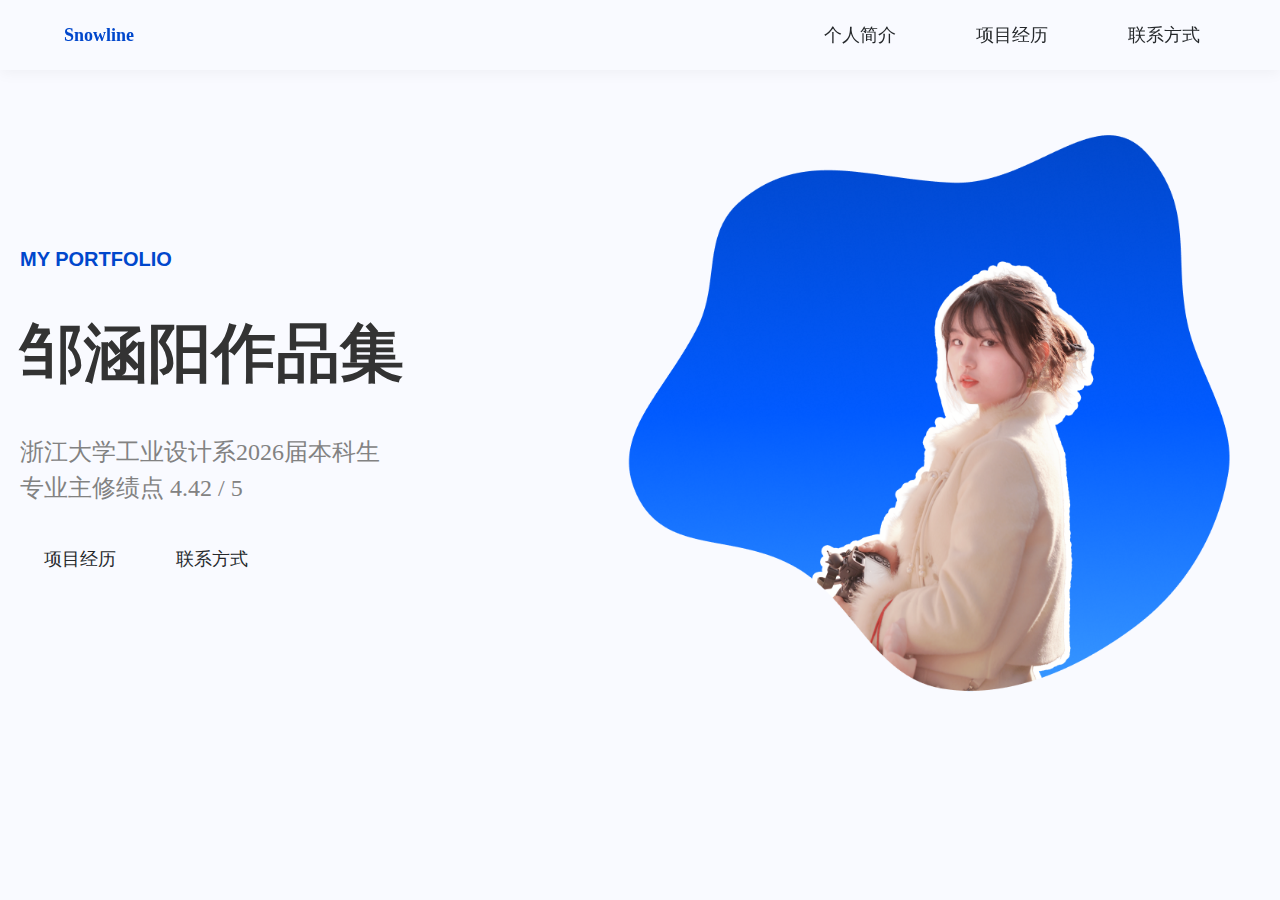
<file: index.html>
<!DOCTYPE html>
<html lang="zh">
<head>
  <meta charset="UTF-8" />
  <meta name="viewport" content="width=device-width, initial-scale=1.0" />
  <title>邹涵阳作品集</title>
  <link rel="stylesheet" href="css/home.css"> <!-- 或 profile.css -->
  <link rel="stylesheet" href="css/animations.css">
  <link rel="stylesheet" href="css/base.css">
</head>
<body>
  <div class="container">
    <!-- Header -->
    <header class="header">
      <div class="logo">Snowline</div>
      <nav class="nav">
      <a class="tab nav-btn" href="profile.html">个人简介</a>
      <a class="tab nav-btn" href="projects.html">项目经历</a>
      <a class="tab nav-btn" href="contact.html">联系方式</a>
      </nav>
    </header>

    <!-- Padding -->
    <div class="footer-space"></div>
    <!-- Padding -->
    <div class="footer-space"></div>
    <!-- Main Content -->
    <main class="main">
      <section class="intro">
        <div class="text-content">
          <div class="portfolio-title">My portfolio</div>
          <h1 class="main-title">邹涵阳作品集</h1>
          <p class="subtitle">
            浙江大学工业设计系2026届本科生<br />
            专业主修绩点 4.42 / 5
          </p>
          <div class="buttons">
            <a class="project-btn" href="projects.html" data-target="projects.html">项目经历</a>
            <a class="project-btn" href="contact.html">联系方式</a>
          </div>
        </div>
        <div class="image-container">
          <img src="./assets/1.png" alt="" />
        </div>
      </section>
    </main>
  </div>
   <script src="./js/main.js" defer></script>
</body>
</html>
</file>
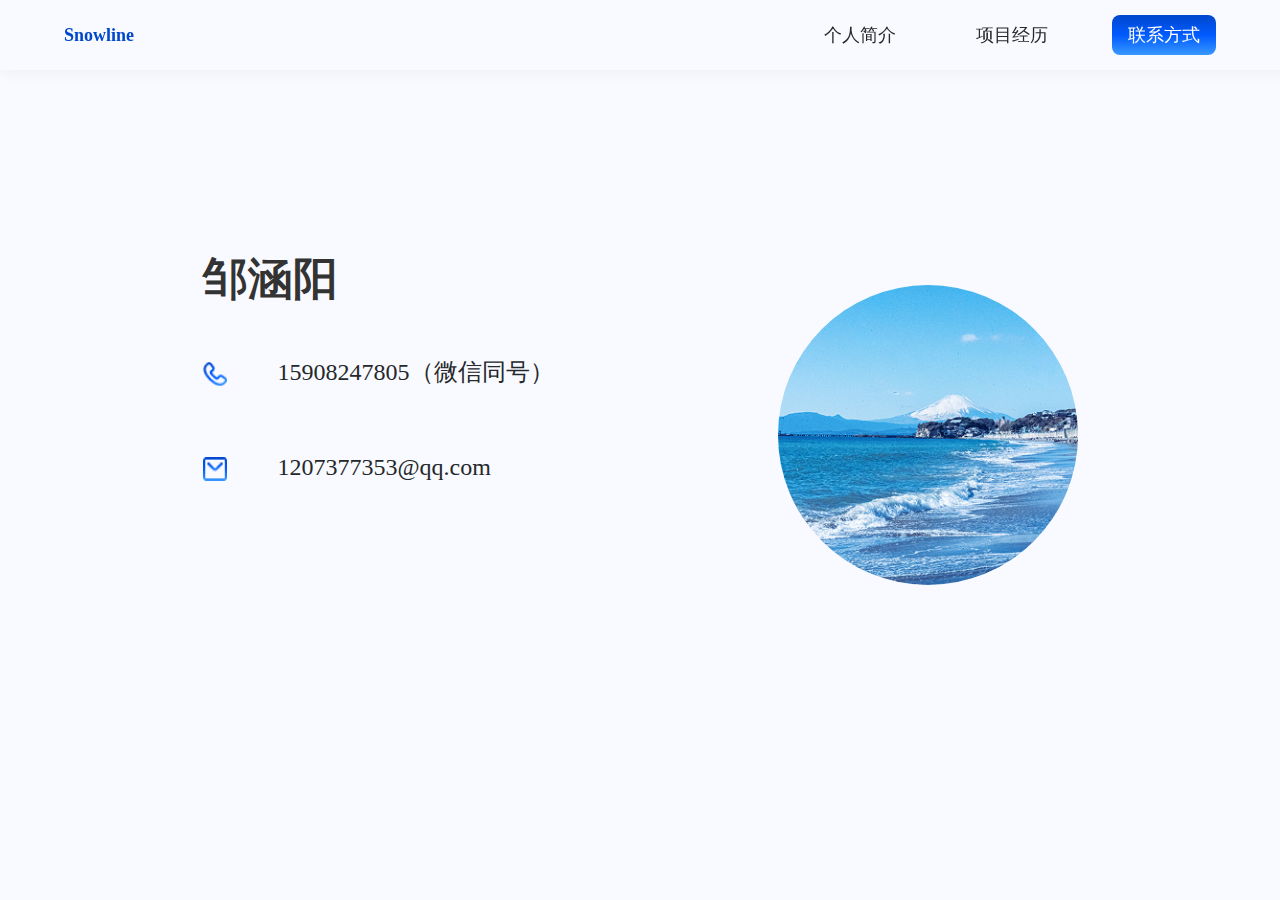
<file: contact.html>
<!DOCTYPE html>
<html lang="zh">
<head>
  <meta charset="UTF-8" />
  <meta name="viewport" content="width=device-width, initial-scale=1.0"/>
  <title>联系方式 - 邹涵阳</title>  
  <link rel="stylesheet" href="css/contact.css">
  <link rel="stylesheet" href="css/animations.css">
  <link rel="stylesheet" href="css/base.css">
</head>
<body>
  <div class="container">
    <header class="header">
      <div class="logo nav-btn" data-target="home.html">Snowline</div>
      <nav class="nav">
        <div class="tab nav-btn" data-target="profile.html">个人简介</div>
        <div class="tab nav-btn" data-target="projects.html">项目经历</div>
        <div class="tab active">联系方式</div>
      </nav>
    </header>

    <!-- Padding -->
    <div class="footer-space"></div>
    <!-- Padding -->
    <div class="footer-space"></div>
    
    <main class="main-content">
      <div class="info">
        <h1 class="name">邹涵阳</h1>
        <div class="contact-details">
          <div class="contact-item">
            <div class="contact-icon phone">
                <img src="assets/phone.png" alt="电话图标">
            </div>
            <span>15908247805（微信同号）</span>
          </div>
          <div class="contact-item">
           <div class="contact-icon email">
                <img src="assets/email.png" alt="邮件图标">
            </div>
            <span>1207377353@qq.com</span>
          </div>
        </div>
      </div>
      <div class="image-container">
          <img src="./assets/3.png" alt="" />
        </div>
    </main>
  </div>
  <script src="./js/main.js" defer></script>
</body>
</html>
</file>
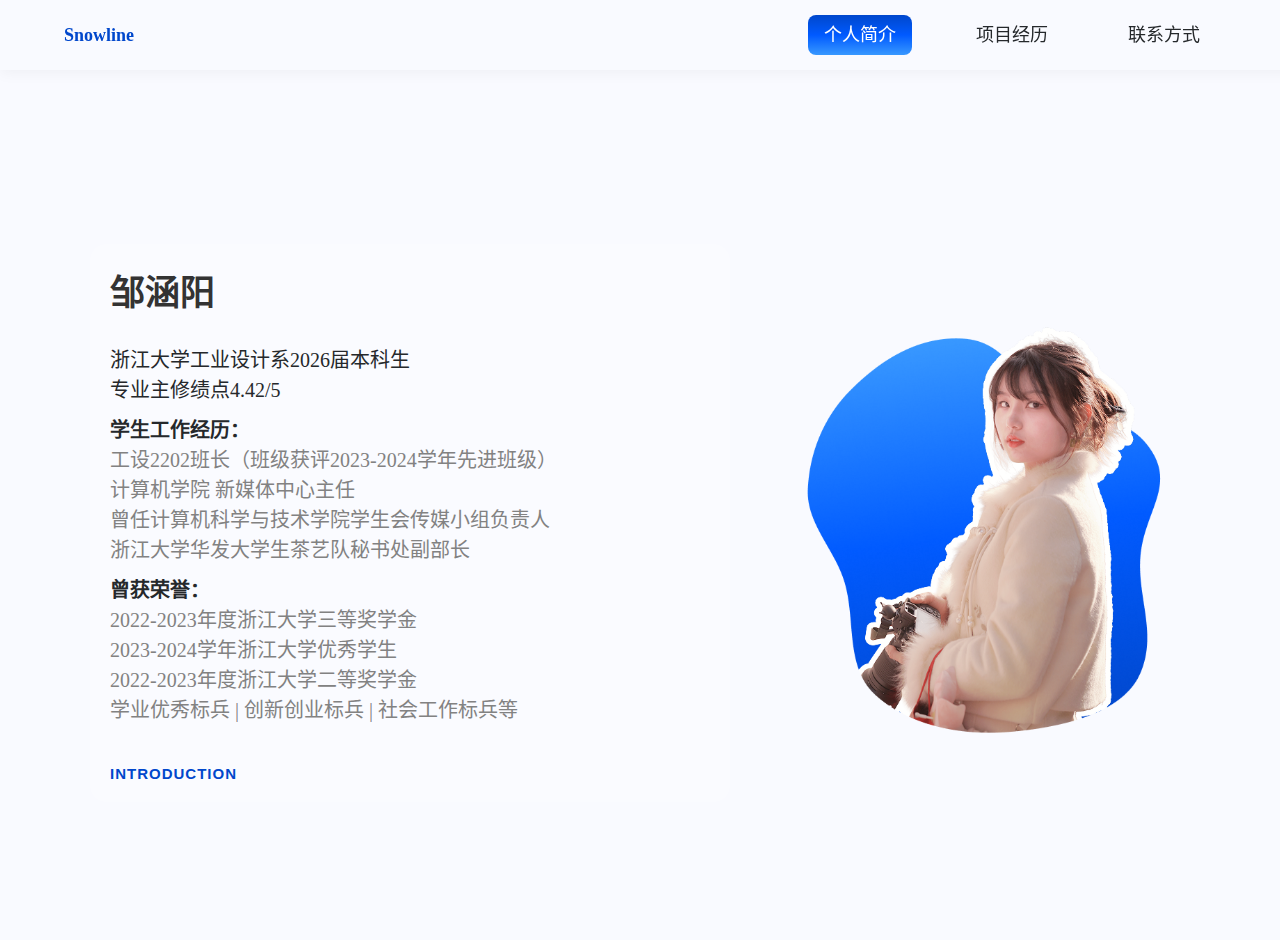
<file: profile.html>
<!DOCTYPE html>
<html lang="zh-CN">
<head>
  <meta charset="UTF-8" />
  <meta name="viewport" content="width=device-width, initial-scale=1.0"/>
  <title>个人简介</title>
  <link rel="stylesheet" href="css/profile.css"> 
  <link rel="stylesheet" href="css/animations.css">
  <link rel="stylesheet" href="css/base.css">
</head>
<body>
  <div class="profile-container">
    <header class="header">
      <div class="logo nav-btn" data-target="home.html">Snowline</div>
      <nav class="nav">
        <div class="tab active">个人简介</div>
        <div class="tab nav-btn" data-target="projects.html">项目经历</div>
        <div class="tab nav-btn" data-target="contact.html">联系方式</div>
      </nav>
    </header>

    <!-- Padding -->
    <div class="footer-space"></div>
    <!-- Padding -->
    <div class="footer-space"></div>

    <main class="main">
        <div class="intro">
          <div class="title">邹涵阳</div>
          <div class="subheadline">
            <p>浙江大学工业设计系2026届本科生<br>专业主修绩点4.42/5</p>
            <p>
              <strong>学生工作经历：</strong><br>
              <span class="secondary">工设2202班长（班级获评2023-2024学年先进班级）<br>
              计算机学院 新媒体中心主任<br>
              曾任计算机科学与技术学院学生会传媒小组负责人<br>
              浙江大学华发大学生茶艺队秘书处副部长</span>
            </p>
            <p>
              <strong>曾获荣誉：</strong><br>
              <span class="secondary">2022-2023年度浙江大学三等奖学金<br>
              2023-2024学年浙江大学优秀学生<br>
              2022-2023年度浙江大学二等奖学金<br>
              学业优秀标兵 | 创新创业标兵 | 社会工作标兵等</span>
            </p>
          </div>
          <div class="introduction">introduction</div>
        </div>
        <div class="image-wrapper">
          <img src="./assets/2.png" alt="个人照片" class="profile-image" />
        </div>
    </main>
  <script src="./js/main.js" defer></script>
</body>
</html>
</file>
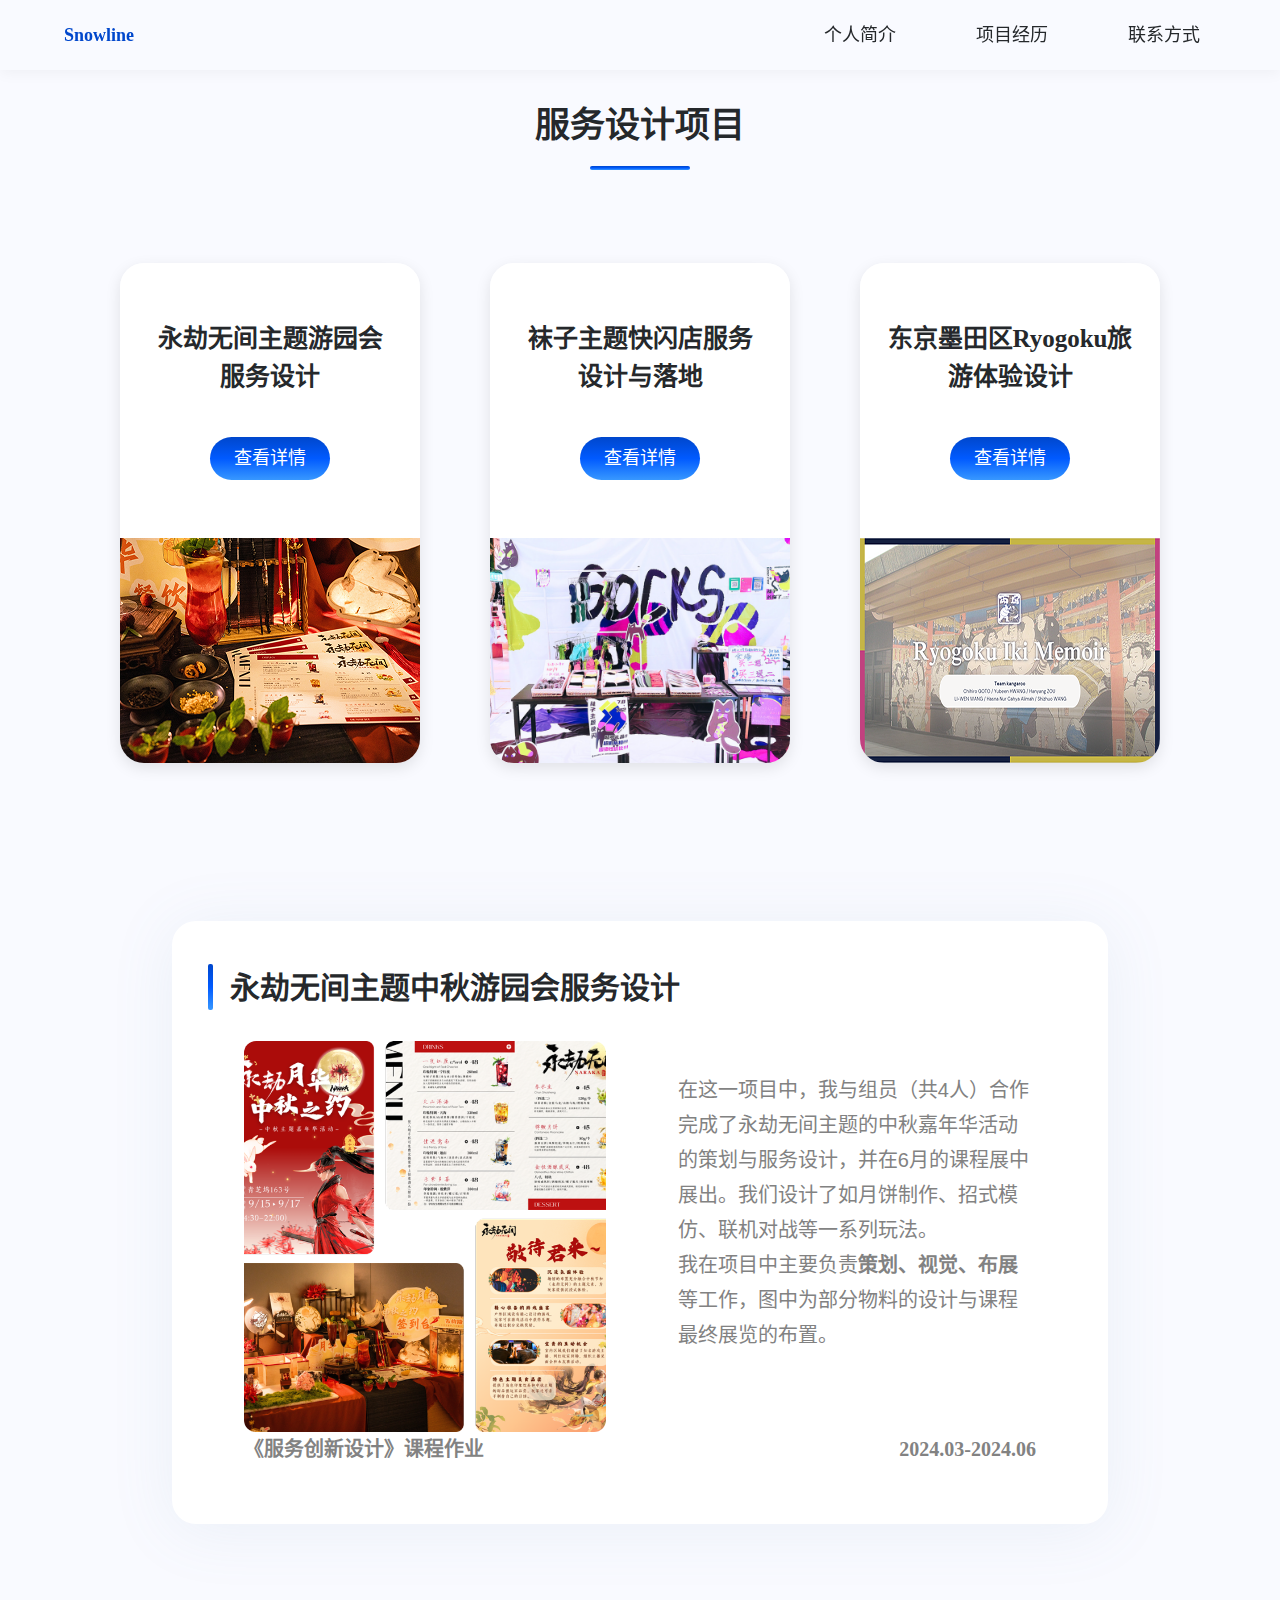
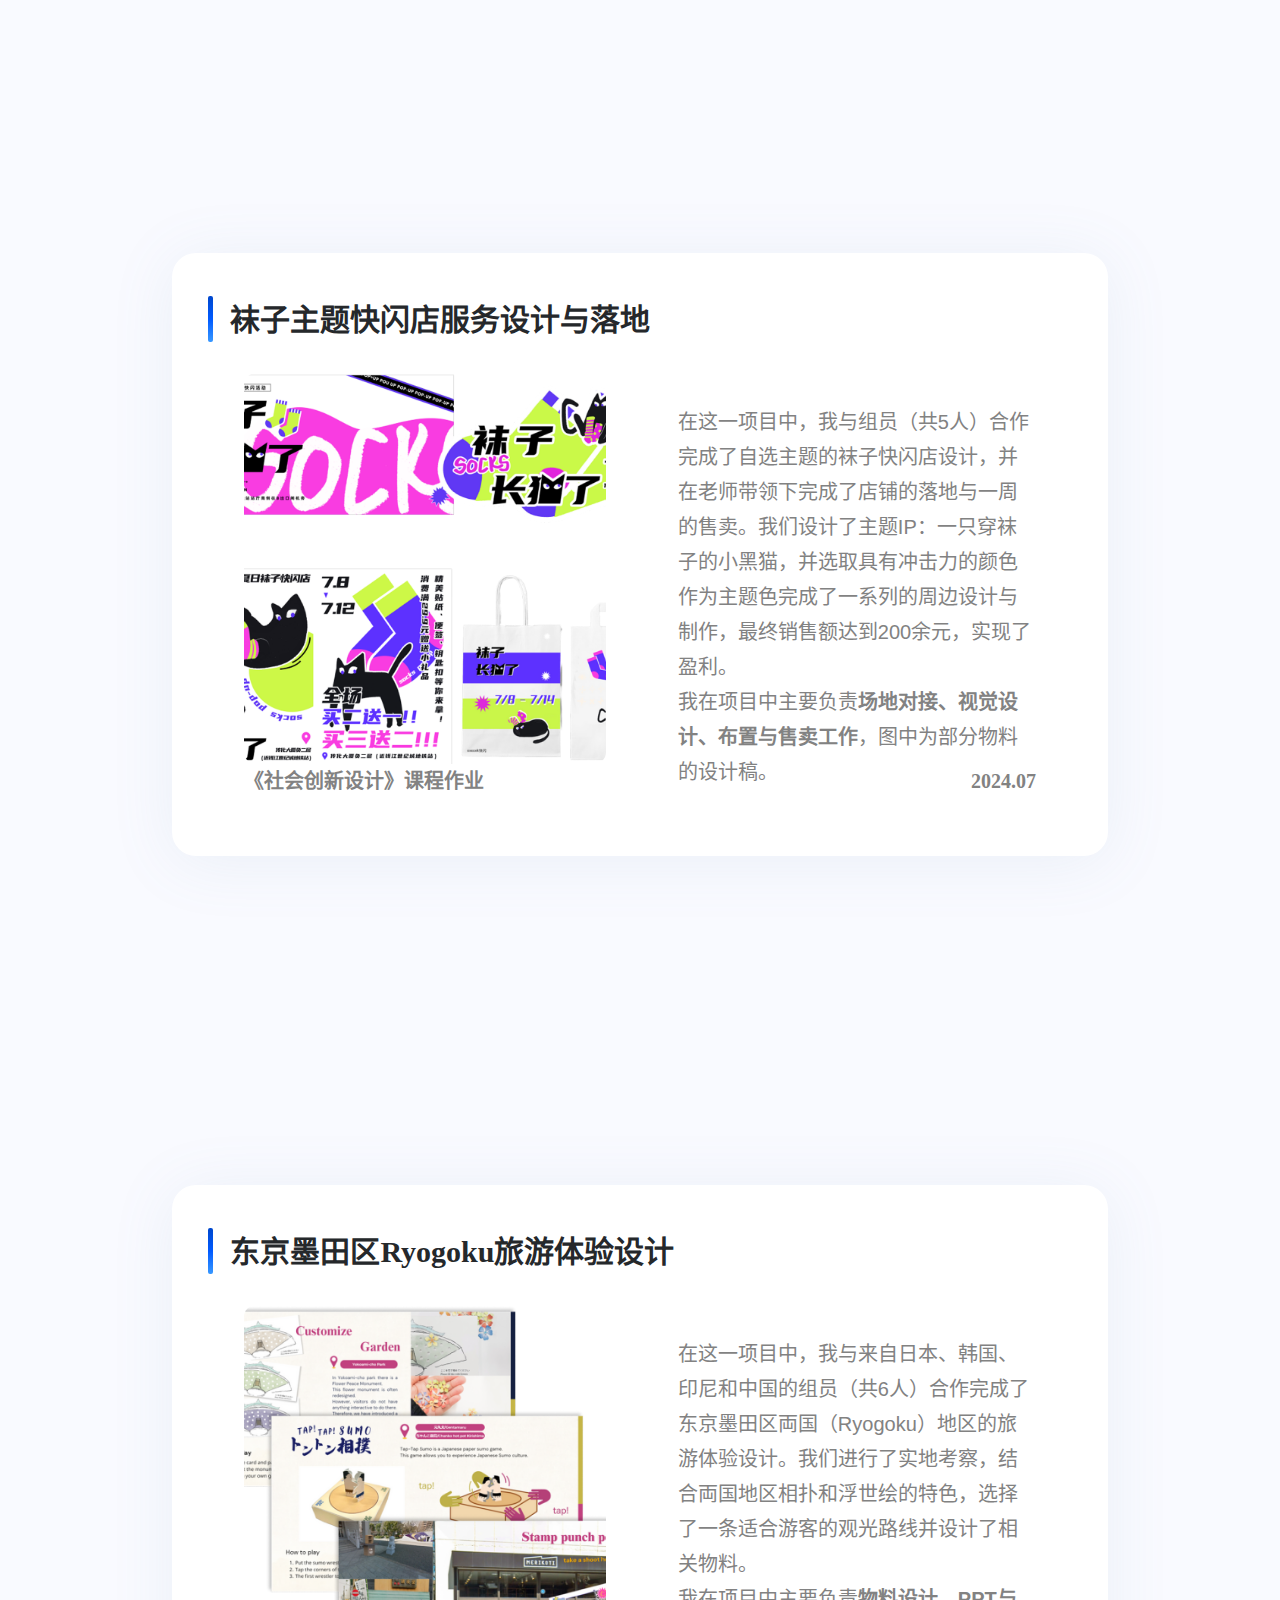
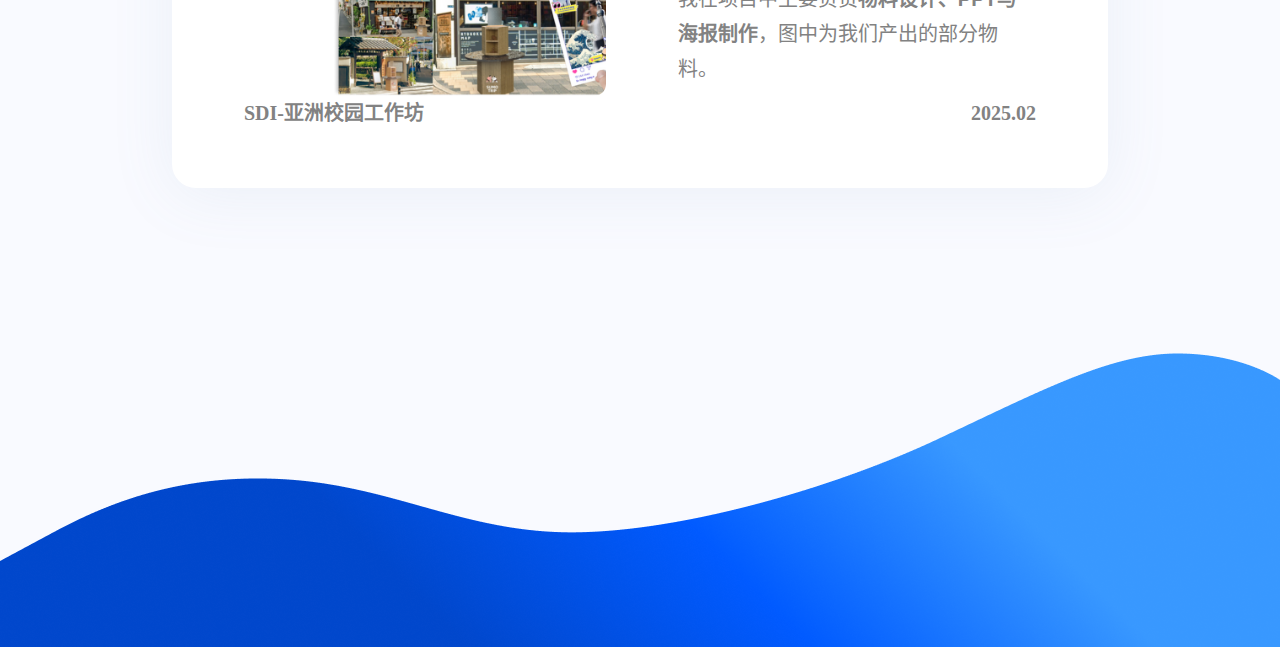
<file: project1.html>
<!DOCTYPE html>
<html lang="zh-CN">
<head>
    <meta charset="UTF-8">
    <meta name="viewport" content="width=device-width, initial-scale=1.0">
    <title>项目详情滚动定位</title>
    <title>Snowline - 服务设计项目展示</title>
  <link rel="stylesheet" href="css/project.css"> 
  <link rel="stylesheet" href="css/animations.css">
</head>
<body>
    <div class="container">
        <!-- 页眉部分 -->
        <header class="header">
        <div class="logo nav-btn" data-target="index.html">Snowline</div>
        <nav class="nav">
            <div class="tab nav-btn" data-target="profile.html">个人简介</div>
            <div class="tab nav-btn" data-target="projects.html">项目经历</div>
            <div class="tab nav-btn" data-target="contact.html">联系方式</div>
        </nav>
        </header>

        <!-- Footer Padding -->
        <div class="footer-space"></div>
        <div class="footer-space"></div>
        <div class="footer-space"></div>
        
        <!-- 主内容区 -->
        <main class="main-content">
            <section class="section-title">
                <h1 class="title-text">服务设计项目</h1>
                <div class="title-underline"></div>
            </section>
            
            <!-- 项目卡片 -->
            <div class="projects-container">
                <div class="project-card">
                    <div class="project-info">
                        <h2 class="project-name">永劫无间主题游园会服务设计</h2>
                        <!-- 修复 data-target 属性 -->
                        <button class="project-button" data-target="yongjie-details">查看详情</button>
                    </div>
                    <img class="project-image" src="./assets/p1a.png" alt="永劫无间主题游园会">
                </div>
                
                <div class="project-card">
                    <div class="project-info">
                        <h2 class="project-name">袜子主题快闪店服务设计与落地</h2>
                        <!-- 修复 data-target 属性 -->
                        <button class="project-button" data-target="wazi-details">查看详情</button>
                    </div>
                    <img class="project-image" src="./assets/p1.png" alt="袜子主题快闪店">
                </div>
                
                <div class="project-card">
                    <div class="project-info">
                        <h2 class="project-name">东京墨田区Ryogoku旅游体验设计</h2>
                        <!-- 修复 data-target 属性和 ID 拼写 -->
                        <button class="project-button" data-target="tokyo-details">查看详情</button>
                    </div>
                    <img class="project-image" src="./assets/p1c.png" alt="东京墨田区旅游体验">
                </div>
            </div>
            
            <!-- 项目详情 -->
            <div class="project-details-container">
                <article class="project-detail" id="yongjie-details">
                    <div class="detail-card"></div>
                    <h2 class="detail-title">永劫无间主题中秋游园会服务设计</h2>
                    <div class="detail-date">2024.03-2024.06</div>
                    <div class="detail-subtitle">《服务创新设计》课程作业</div>
                    <p class="detail-description">
                        在这一项目中，我与组员（共4人）合作完成了永劫无间主题的中秋嘉年华活动的策划与服务设计，并在6月的课程展中展出。我们设计了如月饼制作、招式模仿、联机对战等一系列玩法。<br>
                        我在项目中主要负责<strong>策划、视觉、布展</strong>等工作，图中为部分物料的设计与课程最终展览的布置。
                    </p>
                    <img class="detail-image" src="./assets/p11.png" alt="永劫无间项目物料">
                </article>
                
                <article class="project-detail" id="wazi-details">
                    <div class="detail-card"></div>
                    <h2 class="detail-title">袜子主题快闪店服务设计与落地</h2>
                    <div class="detail-date">2024.07</div>
                    <div class="detail-subtitle">《社会创新设计》课程作业</div>
                    <p class="detail-description">
                        在这一项目中，我与组员（共5人）合作完成了自选主题的袜子快闪店设计，并在老师带领下完成了店铺的落地与一周的售卖。我们设计了主题IP：一只穿袜子的小黑猫，并选取具有冲击力的颜色作为主题色完成了一系列的周边设计与制作，最终销售额达到200余元，实现了盈利。<br>
                        我在项目中主要负责<strong>场地对接、视觉设计、布置与售卖工作</strong>，图中为部分物料的设计稿。
                    </p>
                    <img class="detail-image" src="./assets/p12.png" alt="袜子快闪店物料">
                </article>
                
                <article class="project-detail" id="tokyo-details">
                    <div class="detail-card"></div>
                    <h2 class="detail-title">东京墨田区Ryogoku旅游体验设计</h2>
                    <div class="detail-date">2025.02</div>
                    <div class="detail-subtitle">SDI-亚洲校园工作坊</div>
                    <p class="detail-description">
                        在这一项目中，我与来自日本、韩国、印尼和中国的组员（共6人）合作完成了东京墨田区両国（Ryogoku）地区的旅游体验设计。我们进行了实地考察，结合両国地区相扑和浮世绘的特色，选择了一条适合游客的观光路线并设计了相关物料。<br>
                        我在项目中主要负责<strong>物料设计、PPT与海报制作</strong>，图中为我们产出的部分物料。
                    </p>
                    <img class="detail-image" src="./assets/p13.png" alt="东京旅游体验物料">
                </article>
            </div>
        </main>
        <!-- Footer Padding -->
        <div class="footer-space"></div>

        <!-- Footer Image -->
        <footer class="footer">
        <img src="./assets/footer.png" alt="页脚图像" class="footer-img">
        </footer>
        <script src="./js/main.js" defer></script>
    </div>
</body>
</html>
</file>
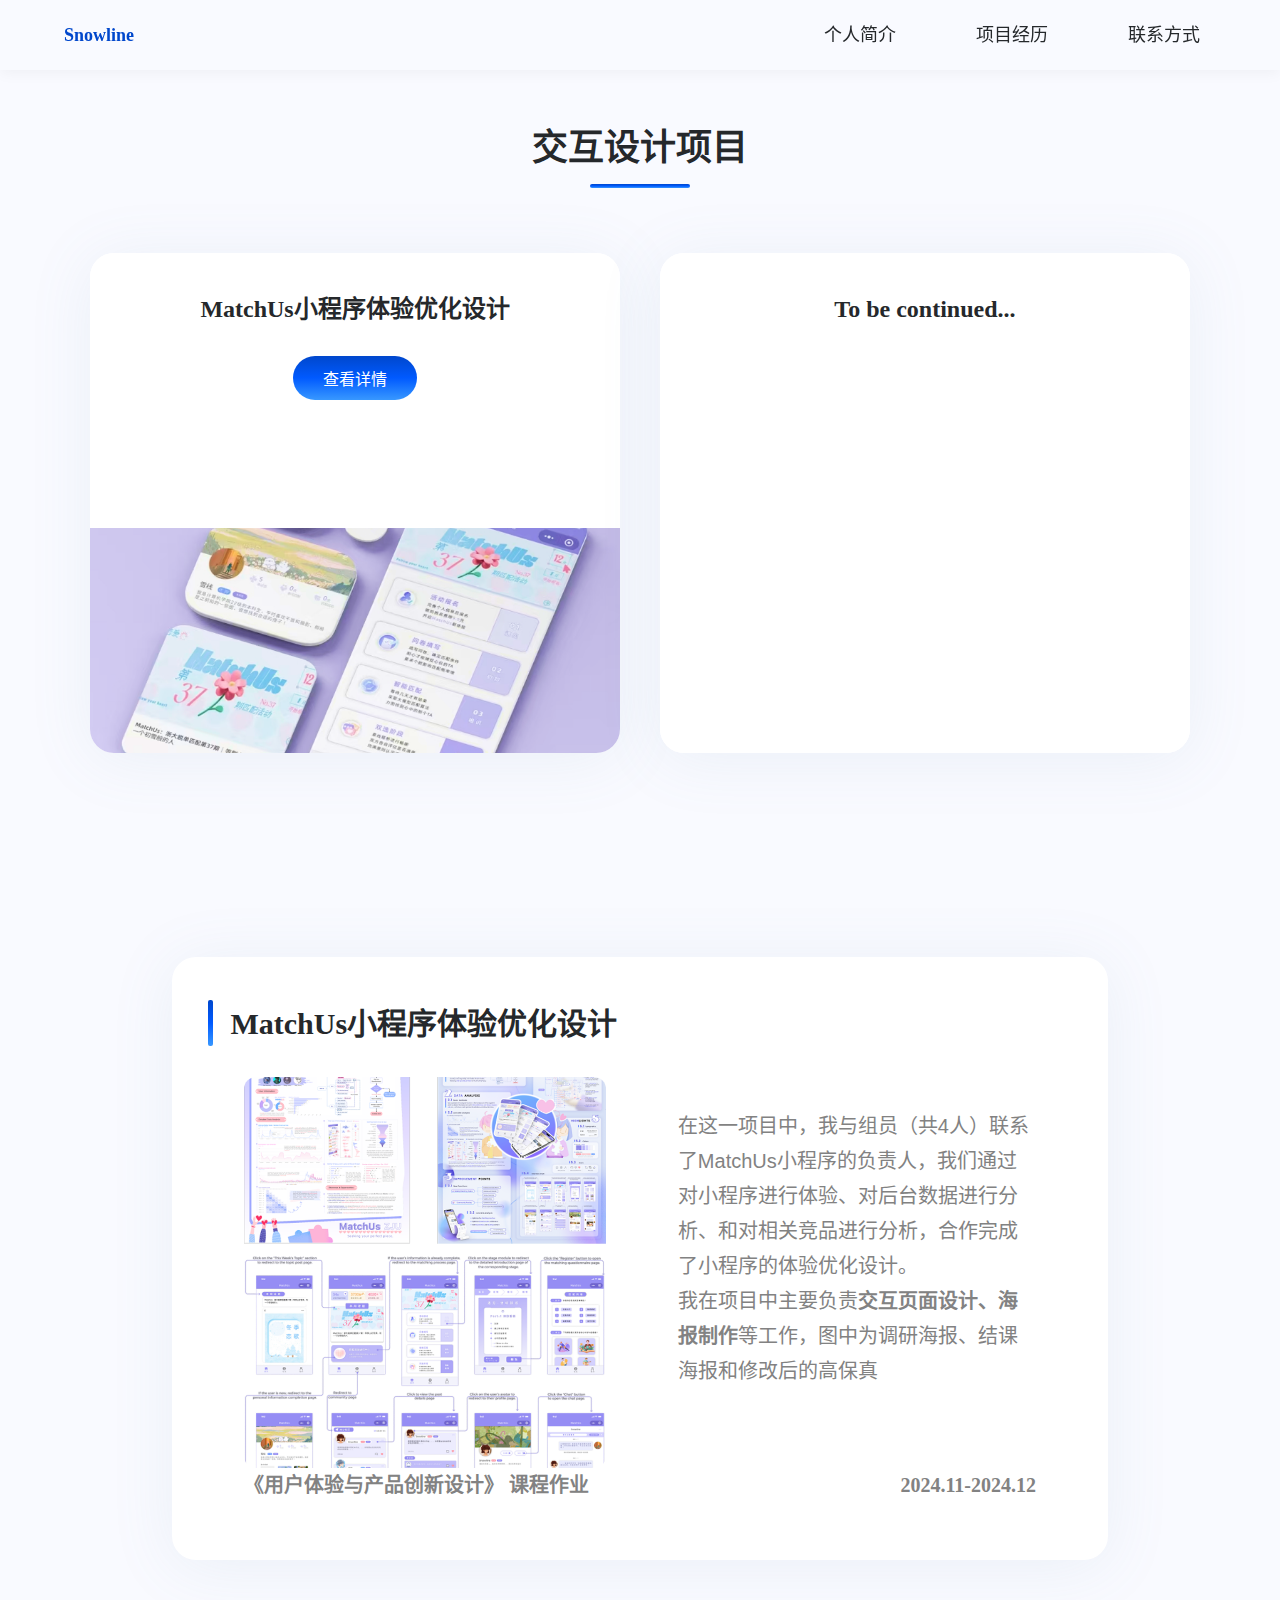
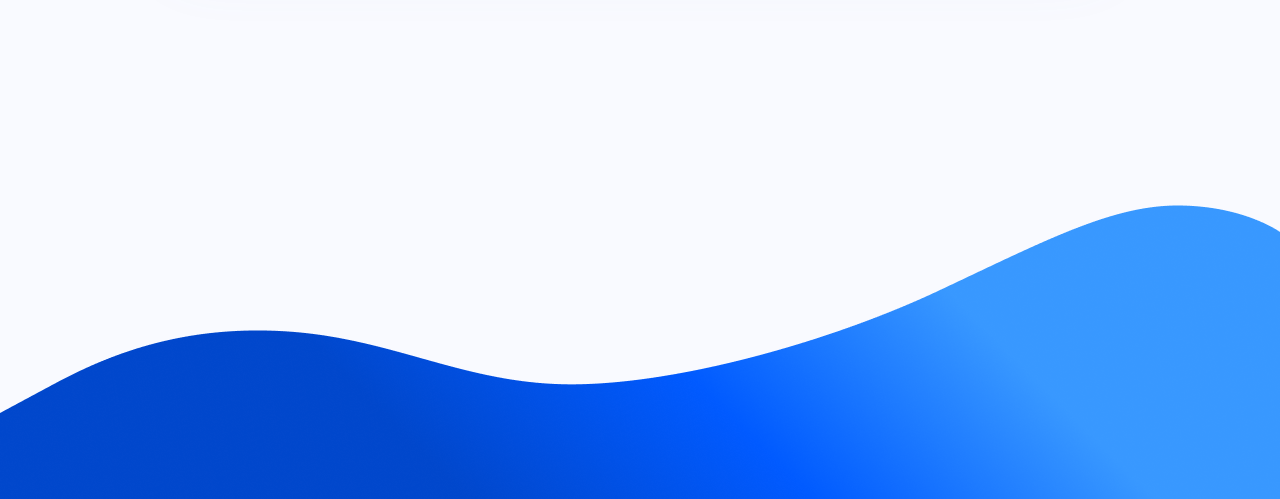
<file: project2.html>
<!DOCTYPE html>
<html lang="zh-CN">
<head>
    <meta charset="UTF-8">
    <meta name="viewport" content="width=device-width, initial-scale=1.0">
    <title>项目详情滚动定位</title>
    <title>Snowline - 交互设计展示</title>
  <link rel="stylesheet" href="css/project2.css"> 
  <link rel="stylesheet" href="css/animations.css">
</head>
<body>
    <div class="container">
        <!-- 页眉部分 -->
        <header class="header">
        <div class="logo nav-btn" data-target="home.html">Snowline</div>
        <nav class="nav">
            <div class="tab nav-btn" data-target="profile.html">个人简介</div>
            <div class="tab nav-btn" data-target="projects.html">项目经历</div>
            <div class="tab nav-btn" data-target="contact.html">联系方式</div>
        </nav>
        </header>

        <!-- Footer Padding -->
        <div class="footer-space"></div>
        <div class="footer-space"></div>
        <div class="footer-space"></div>

        <!-- 主内容区 -->
        <main class="main-content">
            <section class="section-title">
                <h1 class="title-text">交互设计项目</h1>
                <div class="title-underline"></div>
            </section>
            
            <!-- 项目卡片 -->
            <div class="projects-container">
                <div class="project-card">
                    <div class="project-info">
                        <h2 class="project-name">MatchUs小程序体验优化设计</h2>
                        <!-- 修复 data-target 属性 -->
                        <button class="project-button" data-target="Mu-details">查看详情</button>
                    </div>
                    <img class="project-image" src="./assets/p2.png" alt="MatchUs小程序体验优化设计">
                </div>
                
                <div class="project-card">
                    <div class="project-info">
                        <div class="project-content">
                            <div class="project-name">To be continued...</div>
                        </div>
                    </div>
                </div>
            </div>
            
            <!-- 项目详情 -->
            <div class="project-detail" id="Mu-details">
                <div class="detail-card"></div>
                <div class="detail-title">
                    MatchUs小程序体验优化设计
                    <div class="title-indicator"></div>
                </div>
                <div class="detail-date">2024.11-2024.12</div>
                <div class="detail-subtitle">
                    <span>《用户体验与产品创新设计》</span>
                    <span class="bold">课程作业</span>
                </div>
                <div class="detail-description">
                    <p>在这一项目中，我与组员（共4人）联系了MatchUs小程序的负责人，我们通过对小程序进行体验、对后台数据进行分析、和对相关竞品进行分析，合作完成了小程序的体验优化设计。</p>
                    <p>我在项目中主要负责<strong>交互页面设计、海报制作</strong>等工作，图中为调研海报、结课海报和修改后的高保真</p>
                </div>
                <img class="detail-image" src="./assets/p21.png" alt="MatchUs小程序体验优化设计">
            </div>
        </main>
        <!-- Footer Padding -->
        <div class="footer-space"></div>

        <!-- Footer Image -->
        <footer class="footer">
        <img src="./assets/footer.png" alt="页脚图像" class="footer-img">
        </footer>
        <script src="./js/main.js" defer></script>
    </div>
</body>
</html>
</file>
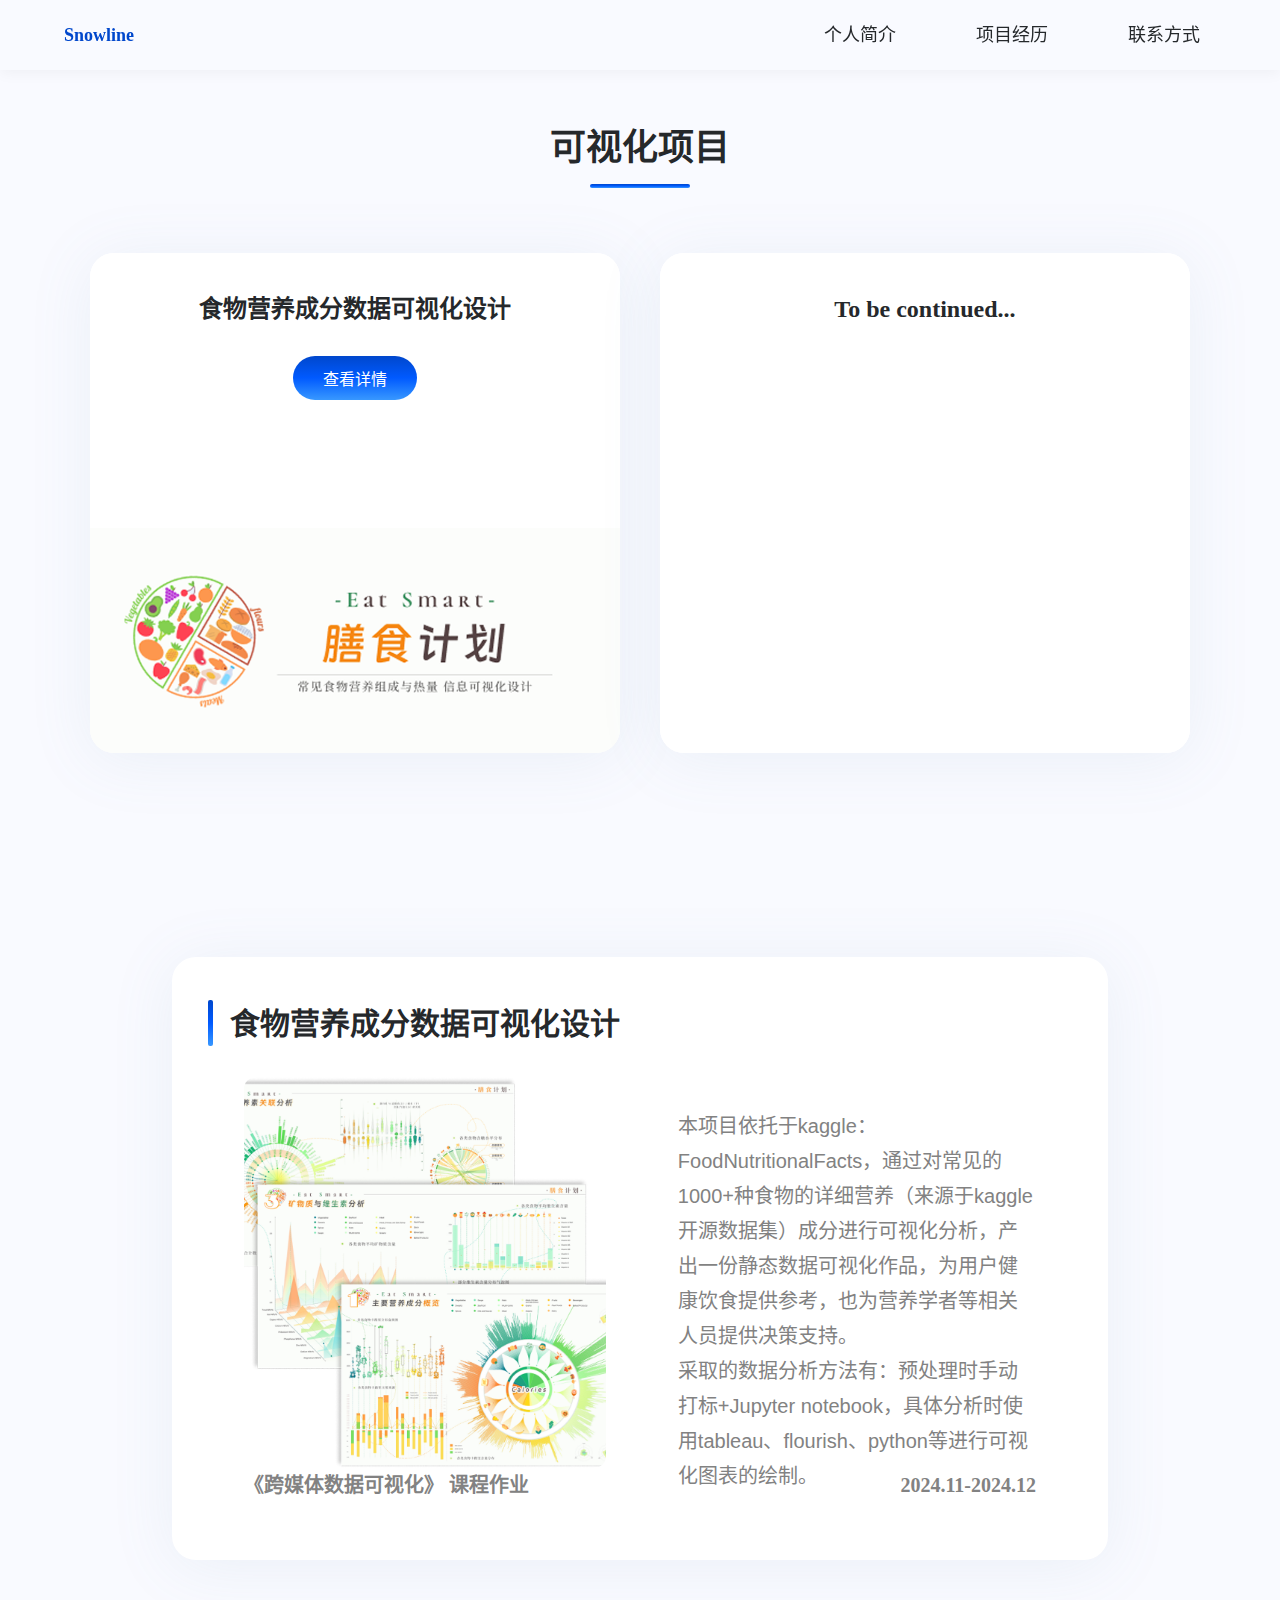
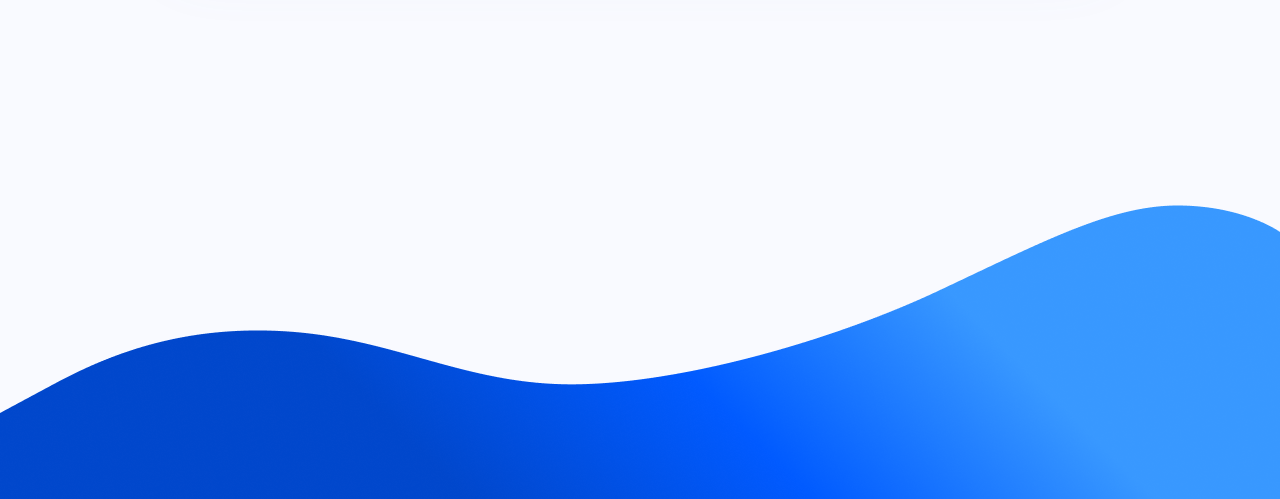
<file: project3.html>
<!DOCTYPE html>
<html lang="zh-CN">
<head>
    <meta charset="UTF-8">
    <meta name="viewport" content="width=device-width, initial-scale=1.0">
    <title>项目详情滚动定位</title>
    <title>Snowline - 可视化项目展示</title>
  <link rel="stylesheet" href="css/project2.css"> 
  <link rel="stylesheet" href="css/animations.css">
</head>
<body>
    <div class="container">
        <!-- 页眉部分 -->
        <header class="header">
        <div class="logo nav-btn" data-target="home.html">Snowline</div>
        <nav class="nav">
            <div class="tab nav-btn" data-target="profile.html">个人简介</div>
            <div class="tab nav-btn" data-target="projects.html">项目经历</div>
            <div class="tab nav-btn" data-target="contact.html">联系方式</div>
        </nav>
        </header>
        
        <!-- Footer Padding -->
        <div class="footer-space"></div>
        <div class="footer-space"></div>
        <div class="footer-space"></div>
        
        <!-- 主内容区 -->
        <main class="main-content">
            <section class="section-title">
                <h1 class="title-text">可视化项目</h1>
                <div class="title-underline"></div>
            </section>
            
            <!-- 项目卡片 -->
            <div class="projects-container">
                <div class="project-card">
                    <div class="project-info">
                        <h2 class="project-name">食物营养成分数据可视化设计</h2>
                        <!-- 修复 data-target 属性 -->
                        <button class="project-button" data-target="food-details">查看详情</button>
                    </div>
                    <img class="project-image" src="./assets/p3.png" alt="食物营养成分数据可视化设计">
                </div>
                
                <div class="project-card">
                    <div class="project-info">
                        <div class="project-content">
                            <div class="project-name">To be continued...</div>
                        </div>
                    </div>
                </div>
            </div>
            
            <!-- 项目详情 -->
            <div class="project-detail" id="food-details">
                <div class="detail-card"></div>
                <div class="detail-title">
                    食物营养成分数据可视化设计
                    <div class="title-indicator"></div>
                </div>
                <div class="detail-date">2024.11-2024.12</div>
                <div class="detail-subtitle">
                    <span>《跨媒体数据可视化》</span>
                    <span class="bold">课程作业</span>
                </div>
                <div class="detail-description">
                    <p>本项目依托于<span class="underline">kaggle：FoodNutritionalFacts</span>，通过对常见的1000+种食物的详细营养（来源于kaggle开源数据集）成分进行可视化分析，产出一份静态数据可视化作品，为用户健康饮食提供参考，也为营养学者等相关人员提供决策支持。</p>
                    <p>采取的数据分析方法有：预处理时⼿动打标+Jupyter notebook，具体分析时使⽤tableau、flourish、python等进⾏可视化图表的绘制。</p>
                </div>
                <img class="detail-image" src="./assets/p31.png" alt="食物营养成分数据可视化">
            </div>
        </main>
        <!-- Footer Padding -->
        <div class="footer-space"></div>

        <!-- Footer Image -->
        <footer class="footer">
        <img src="./assets/footer.png" alt="页脚图像" class="footer-img">
        </footer>
        <script src="./js/main.js" defer></script>
    </div>
</body>
</html>
</file>
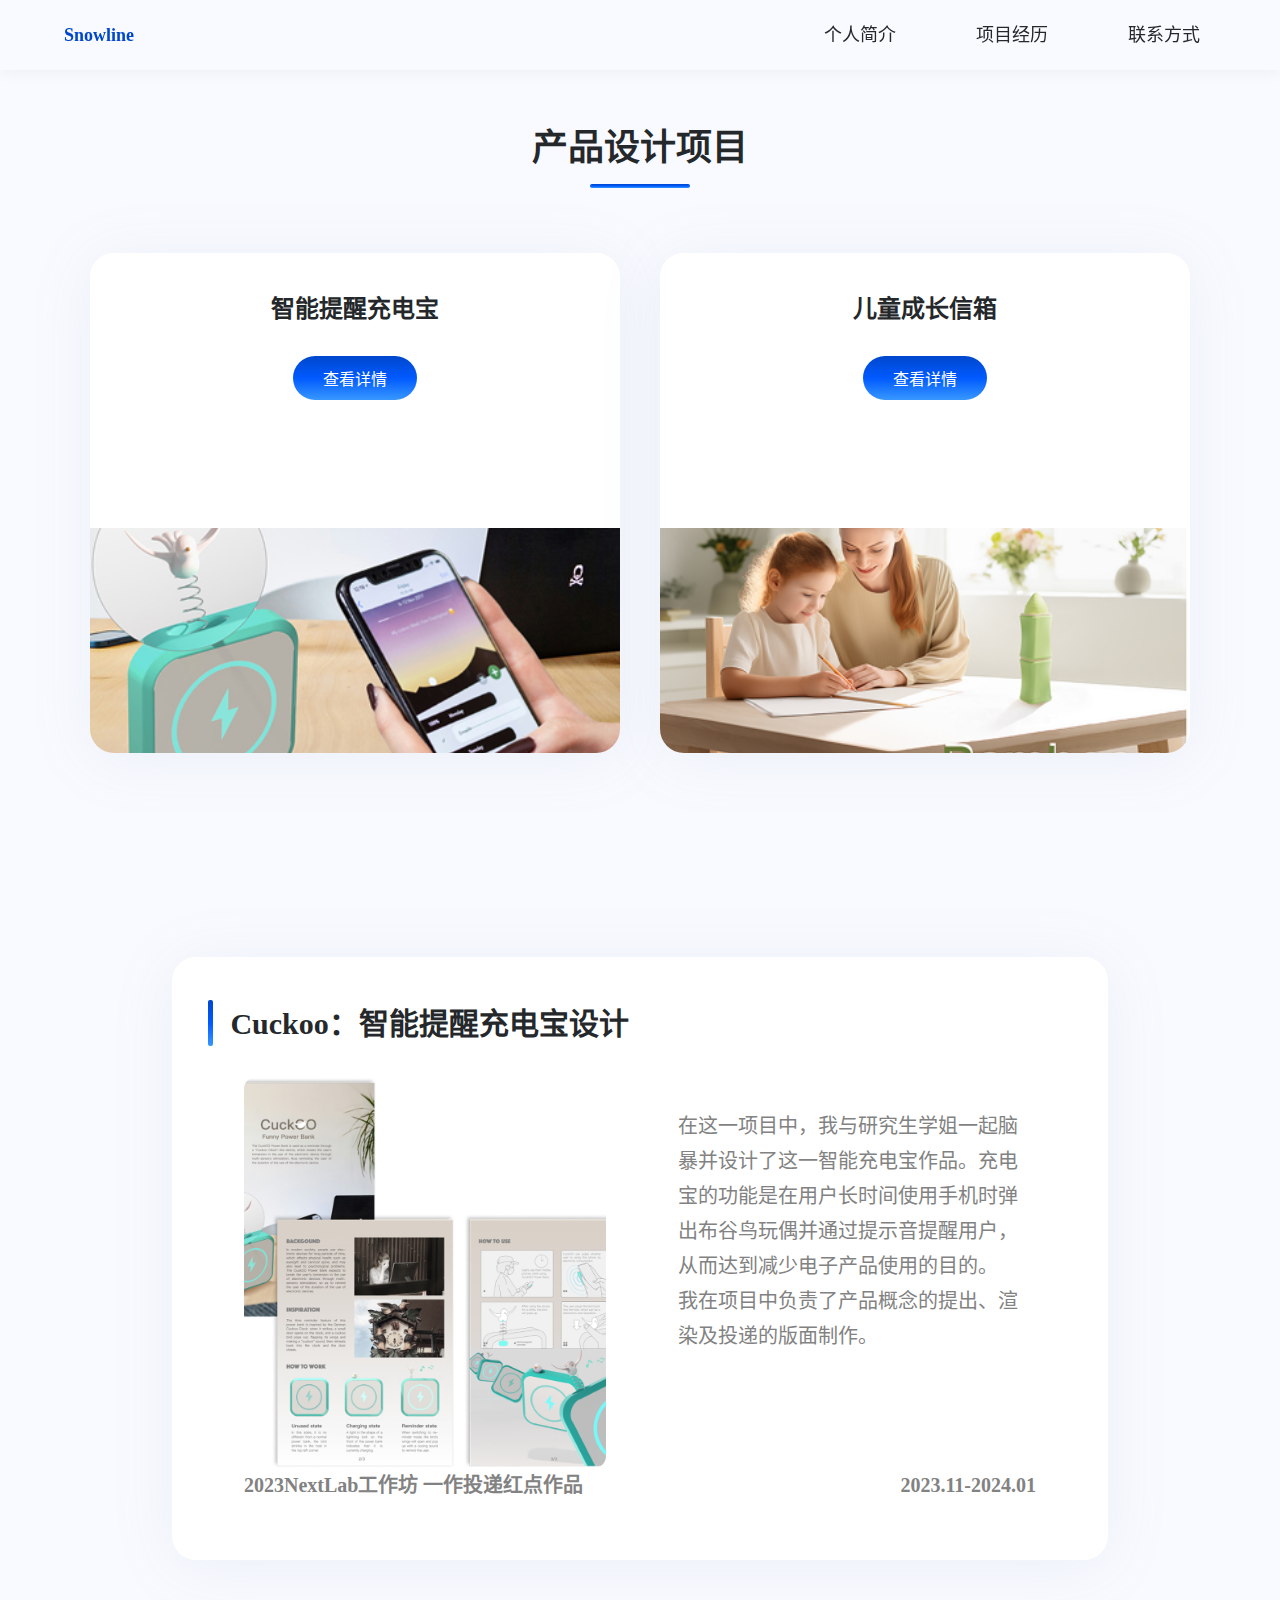
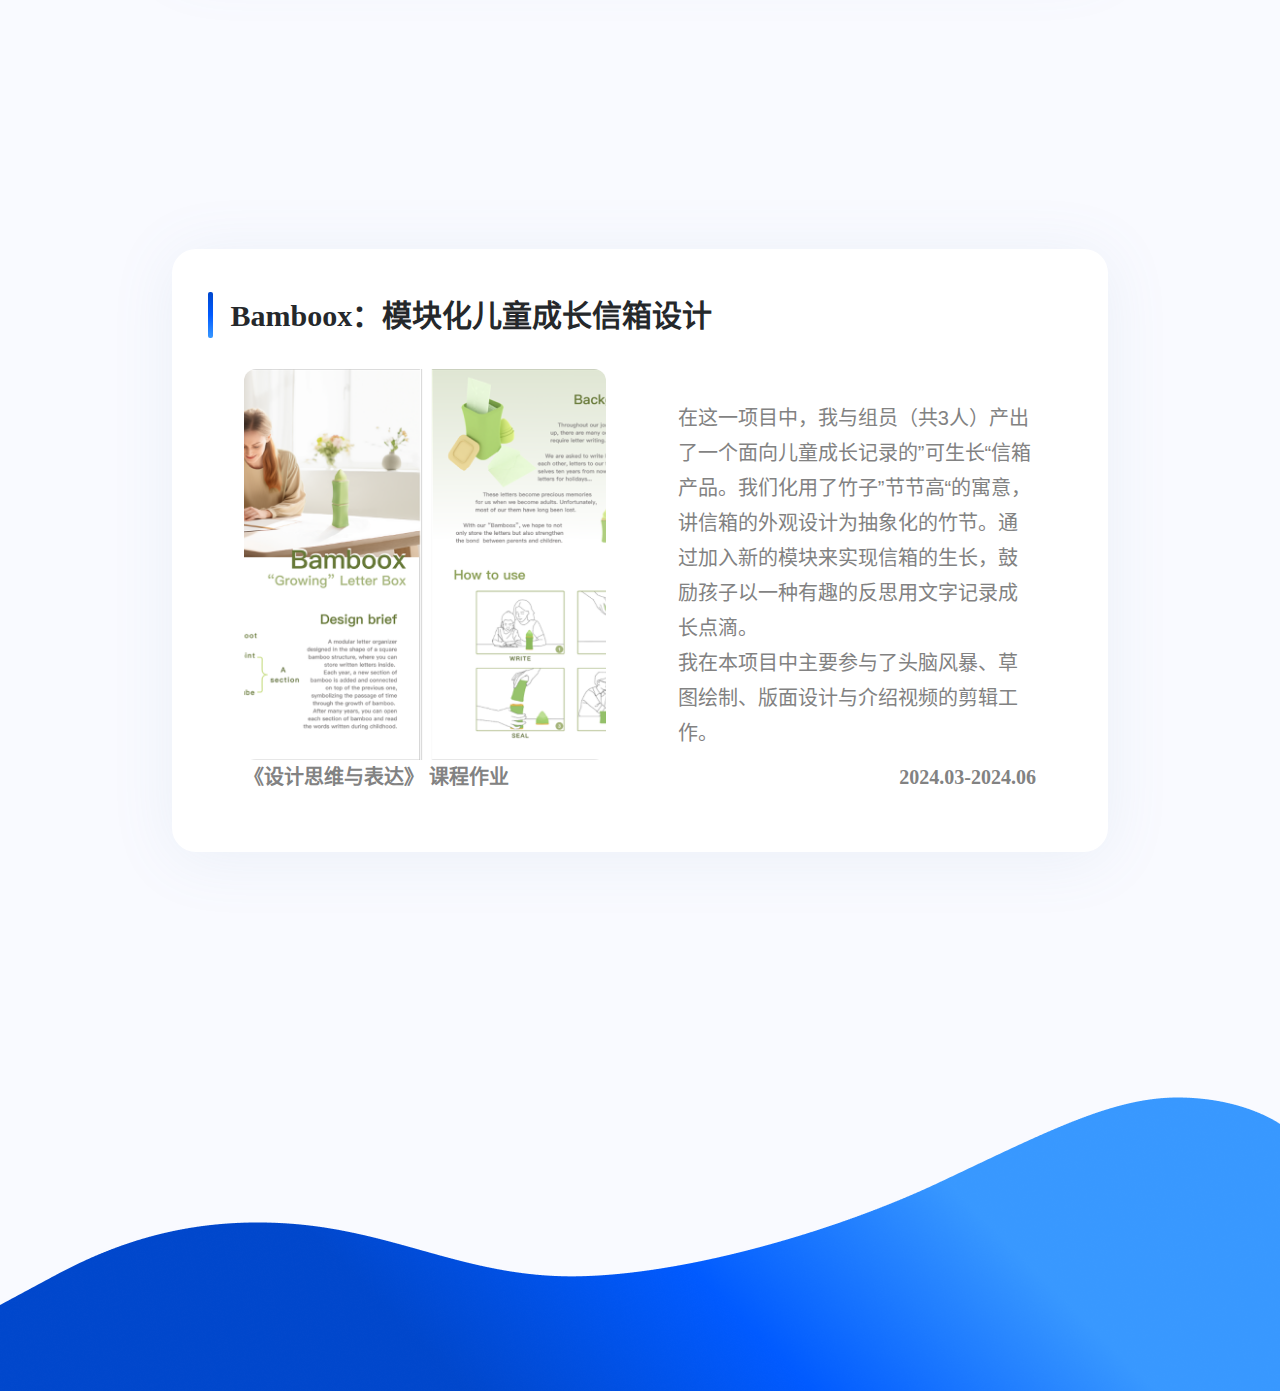
<file: project4.html>
<!DOCTYPE html>
<html lang="zh-CN">
<head>
    <meta charset="UTF-8">
    <meta name="viewport" content="width=device-width, initial-scale=1.0">
    <title>项目详情滚动定位</title>
    <title>Snowline - 产品设计项目展示</title>
  <link rel="stylesheet" href="css/project2.css"> 
  <link rel="stylesheet" href="css/animations.css">
</head>
<body>
    <div class="container">
        <!-- 页眉部分 -->
        <header class="header">
        <div class="logo nav-btn" data-target="index.html">Snowline</div>
        <nav class="nav">
            <div class="tab nav-btn" data-target="profile.html">个人简介</div>
            <div class="tab nav-btn" data-target="projects.html">项目经历</div>
            <div class="tab nav-btn" data-target="contact.html">联系方式</div>
        </nav>
        </header>
        
        <!-- Footer Padding -->
        <div class="footer-space"></div>
        <div class="footer-space"></div>
        <div class="footer-space"></div>
        
        <!-- 主内容区 -->
        <main class="main-content">
            <section class="section-title">
                <h1 class="title-text">产品设计项目</h1>
                <div class="title-underline"></div>
            </section>
            
            <!-- 项目卡片 -->
            <div class="projects-container">
                <div class="project-card">
                    <div class="project-info">
                        <h2 class="project-name">智能提醒充电宝</h2>
                        <!-- 修复 data-target 属性 -->
                        <button class="project-button" data-target="power-details">查看详情</button>
                    </div>
                    <img class="project-image" src="./assets/p4a.png" alt="智能提醒充电宝">
                </div>
                
                <div class="project-card">
                    <div class="project-info">
                        <h2 class="project-name">儿童成长信箱</h2>
                        <!-- 修复 data-target 属性 -->
                        <button class="project-button" data-target="child-details">查看详情</button>
                    </div>
                    <img class="project-image" src="./assets/p4b.png" alt="儿童成长信箱">
                </div>
            </div>
            
            <!-- 项目详情 -->
            <div class="project-detail" id="power-details">
                <div class="detail-card"></div>
                <div class="detail-title">
                    Cuckoo：智能提醒充电宝设计
                    <div class="title-indicator"></div>
                </div>
                <div class="detail-date">2023.11-2024.01</div>
                <div class="detail-subtitle">
                    <span>2023NextLab工作坊</span>
                    <span class="bold">一作投递红点作品</span>
                </div>
                <div class="detail-description">
                    <p>在这一项目中，我与研究生学姐一起脑暴并设计了这一智能充电宝作品。充电宝的功能是在用户长时间使用手机时弹出布谷鸟玩偶并通过提示音提醒用户，从而达到减少电子产品使用的目的。</p>
                    <p>我在项目中负责了产品概念的提出、渲染及投递的版面制作。</p>
                </div>
                <img class="detail-image" src="./assets/p41.png" alt="智能提醒充电宝">
            </div>

            <div class="project-detail" id="child-details">
                <div class="detail-card"></div>
                <div class="detail-title">
                    Bamboox：模块化儿童成长信箱设计
                    <div class="title-indicator"></div>
                </div>
                <div class="detail-date">2024.03-2024.06</div>
                <div class="detail-subtitle">
                    <span>《设计思维与表达》</span>
                    <span class="bold">课程作业</span>
                </div>
                <div class="detail-description">
                    <p>在这一项目中，我与组员（共3人）产出了一个面向儿童成长记录的”可生长“信箱产品。我们化用了竹子”节节高“的寓意，讲信箱的外观设计为抽象化的竹节。通过加入新的模块来实现信箱的生长，鼓励孩子以一种有趣的反思用文字记录成长点滴。</p>
                    <p>我在本项目中主要参与了头脑风暴、草图绘制、版面设计与介绍视频的剪辑工作。</p>
                </div>
                <img class="detail-image" src="./assets/p42.png" alt="儿童成长信箱">
            </div>
        </main>
        <!-- Footer Padding -->
        <div class="footer-space"></div>

        <!-- Footer Image -->
        <footer class="footer">
        <img src="./assets/footer.png" alt="页脚图像" class="footer-img">
        </footer>
        <script src="./js/main.js" defer></script>
    </div>
</body>
</html>
</file>
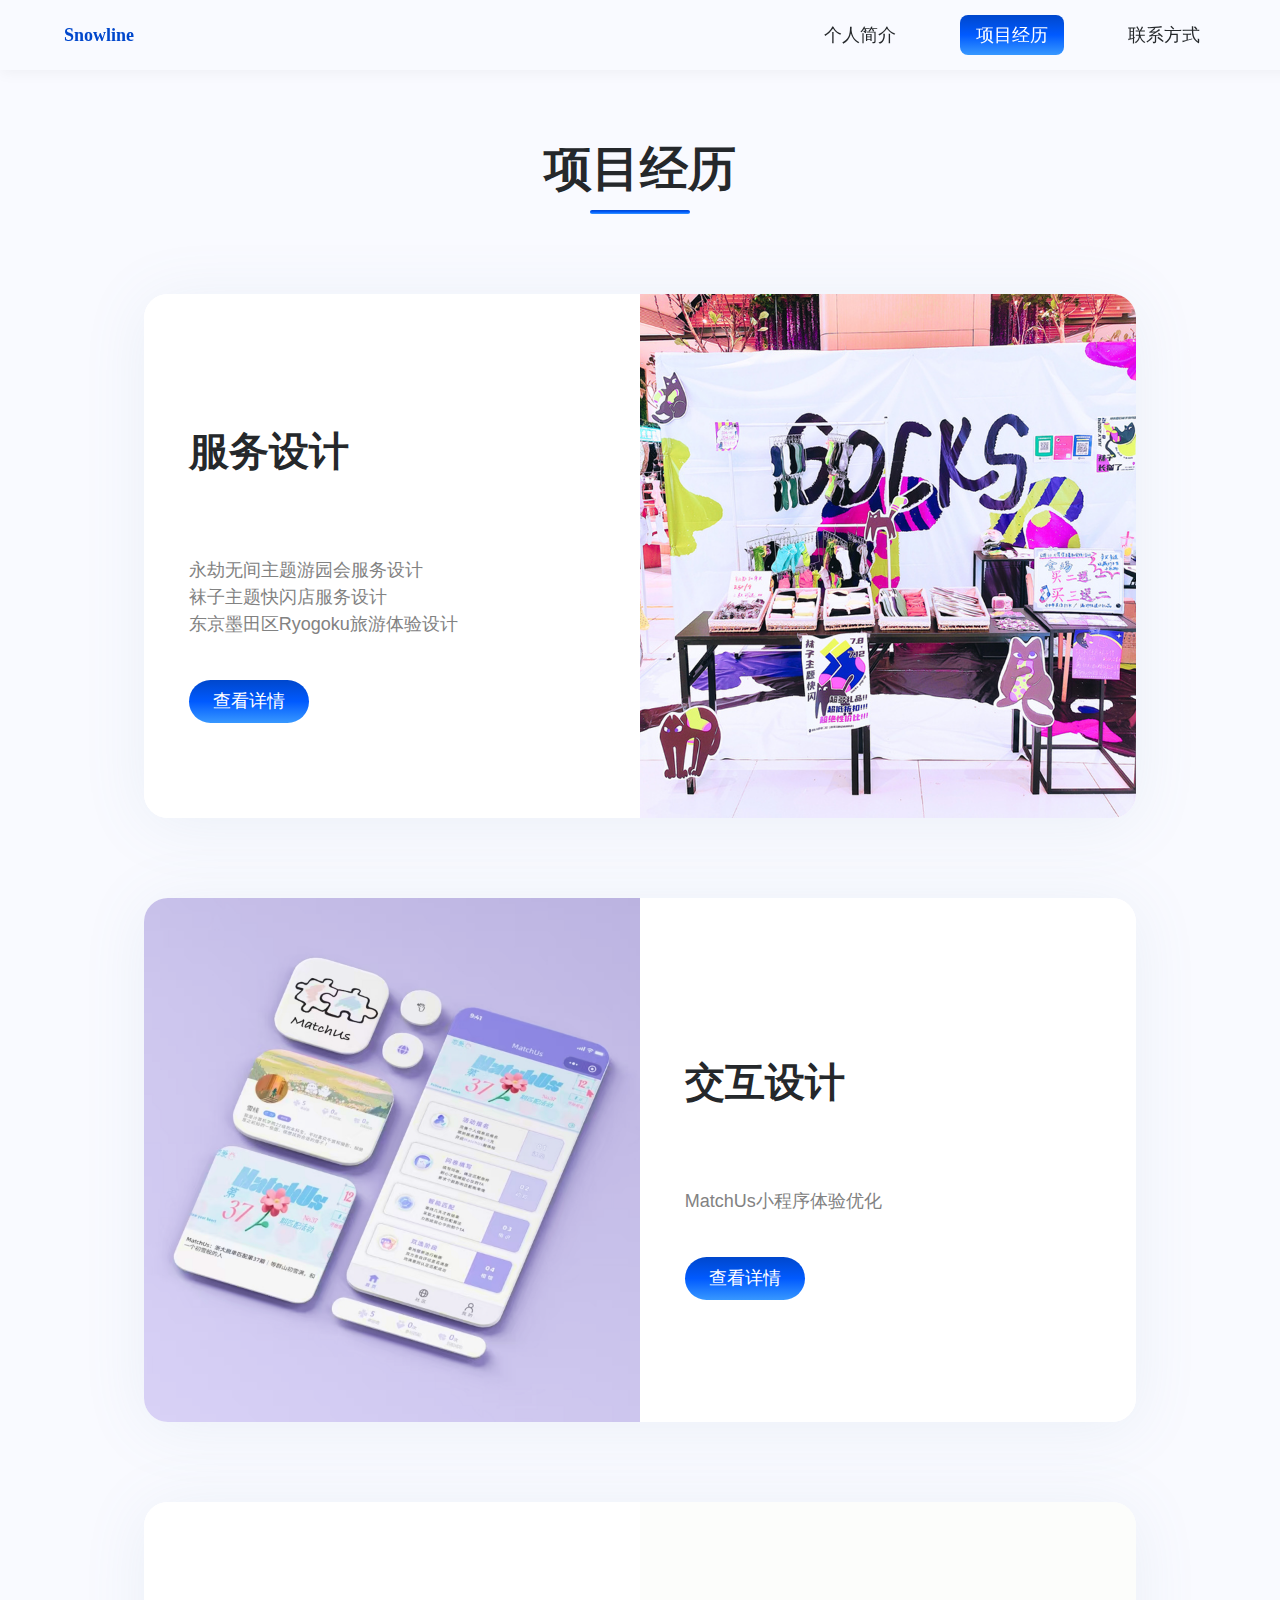
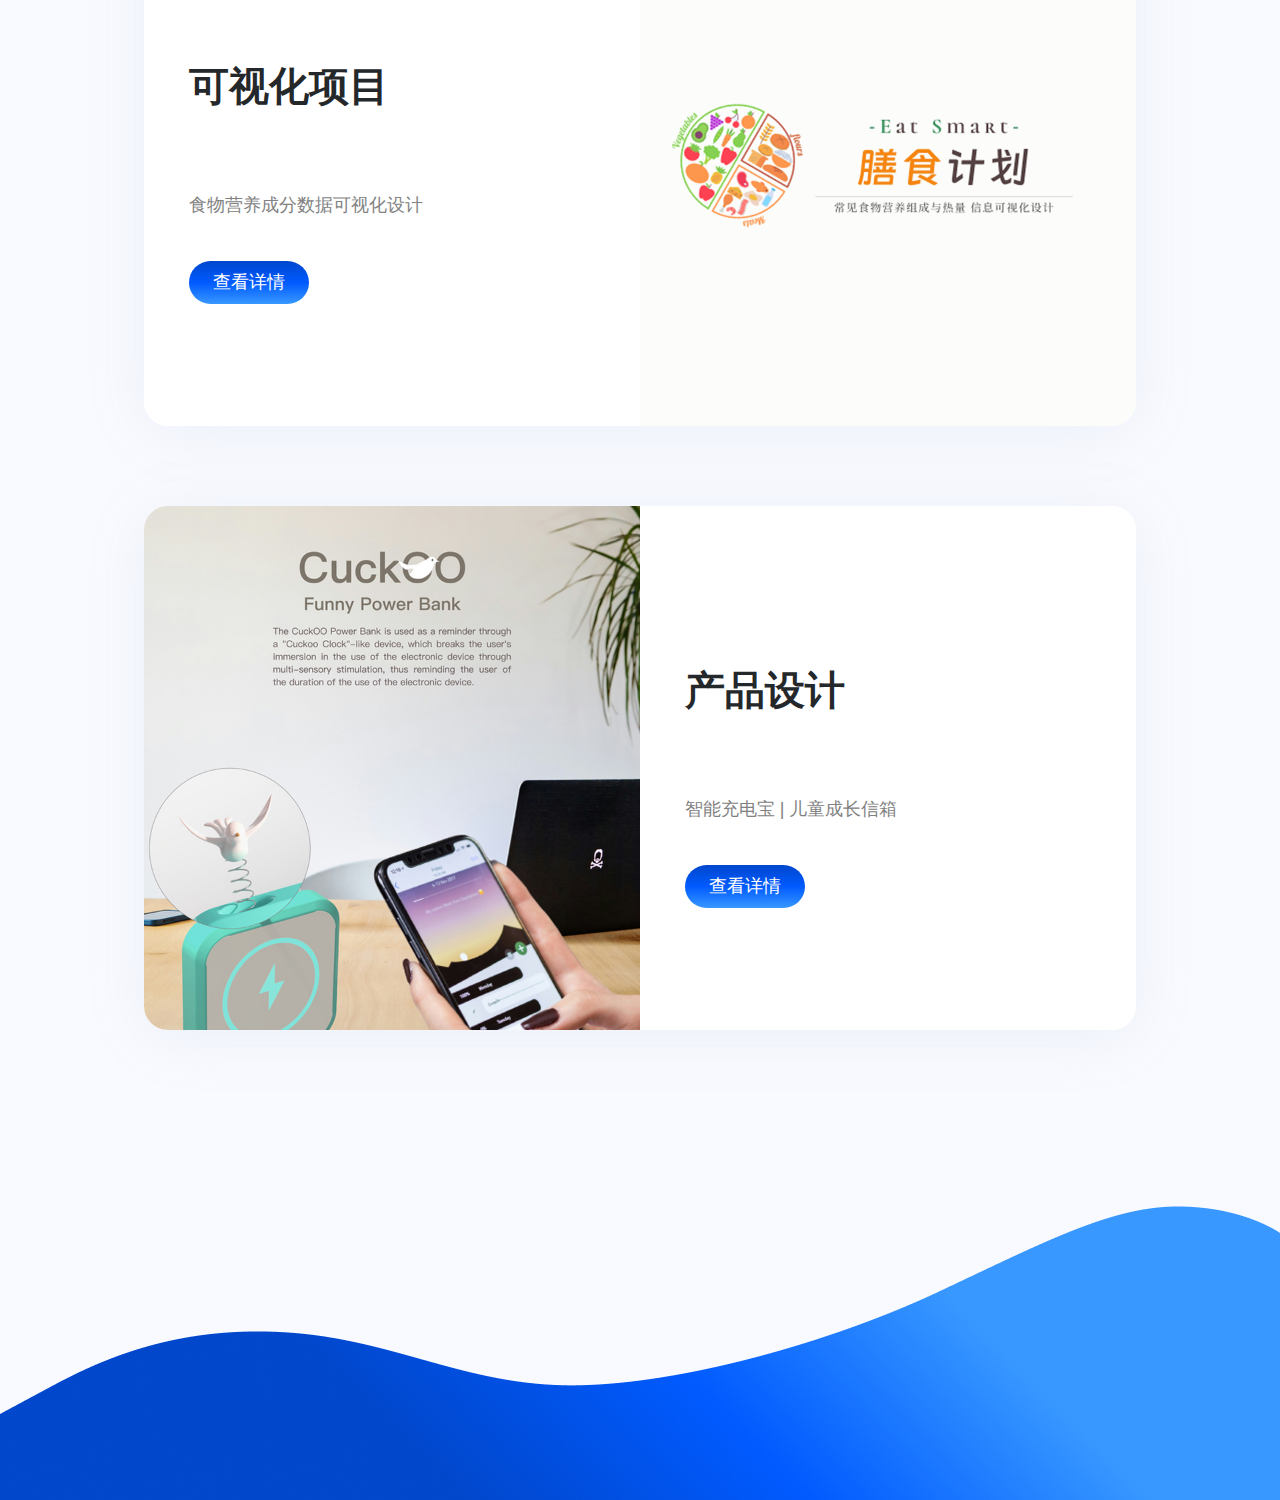
<file: projects.html>
<!DOCTYPE html>
<html lang="zh">
<head>
  <meta charset="UTF-8">
  <title>项目经历</title>
  <link rel="stylesheet" href="css/projects.css"> 
  <link rel="stylesheet" href="css/animations.css">
</head>
<body>
  <div class="container">
    <header class="header">
      <div class="logo nav-btn" data-target="index.html">Snowline</div>
      <nav class="nav">
        <div class="tab nav-btn" data-target="profile.html">个人简介</div>
        <div class="tab active">项目经历</div>
        <div class="tab nav-btn" data-target="contact.html">联系方式</div>
      </nav>
    </header>

    <!-- Padding -->
    <div class="footer-space"></div>

    <section class="projects">
      <div class="section-title">
        <div class="title-text">项目经历</div>
        <div class="underline"></div>
      </div>

      <!-- Project 1 -->
      <div class="project project1">
        <div class="project-info">
          <div class="project-content">
            <h2 class="project-title">服务设计</h2>
            <p class="project-description">
              永劫无间主题游园会服务设计<br>
              袜子主题快闪店服务设计<br>
              东京墨田区Ryogoku旅游体验设计
            </p>
            <a href="project1.html" class="project-btn">查看详情</a>
          </div>
        </div>
        <img class="project-img" src="./assets/p1.png" alt="服务设计">
      </div>

      <!-- Project 2 -->
      <div class="project project2">
        <img class="project-img" src="./assets/p2.png" alt="交互设计">
        <div class="project-info">
          <div class="project-content">
            <h2 class="project-title">交互设计</h2>
            <p class="project-description">MatchUs小程序体验优化</p>
            <a href="project2.html" class="project-btn">查看详情</a>
          </div>
        </div>
      </div>

      <!-- Project 3 -->
      <div class="project project3">
        <div class="project-info">
          <div class="project-content">
            <h2 class="project-title">可视化项目</h2>
            <p class="project-description">食物营养成分数据可视化设计</p>
            <a href="project3.html" class="project-btn">查看详情</a>
          </div>
        </div>
        <img class="project-img" src="./assets/p3.png" alt="可视化项目">
      </div>


      <!-- Project 4 -->
      <div class="project project2">
        <img class="project-img" src="./assets/p4.png" alt="产品设计">
        <div class="project-info">
          <div class="project-content">
            <h2 class="project-title">产品设计</h2>
            <p class="project-description">智能充电宝 | 儿童成长信箱</p>
            <a href="project4.html" class="project-btn">查看详情</a>
          </div>
        </div>
      </div>

    </section>

    <!-- Footer Padding -->
    <div class="footer-space"></div>

    <!-- Footer Image -->
    <footer class="footer">
    <img src="./assets/footer.png" alt="页脚图像" class="footer-img">
    </footer>
    <script src="./js/main.js" defer></script>
  </div>
</body>
</html>
</file>
<file: css/home.css>
* {
  margin: 0;
  padding: 0;
  box-sizing: border-box;
}

body {
  font-family: 'Raleway', 'Roboto', 'Songti SC', sans-serif;
  color: #25282B;
  background-color: #F9FAFF;
  line-height: 1.5;
}

.container {
  max-width: 1280px;
  margin: 0 auto;
  padding: 20px;
}

/* Intro Section */
.main {
  display: flex;
  justify-content: center;
  align-items: center;
  padding-top: 40px;
  flex-direction: column;
}

.intro {
  display: flex;
  flex-wrap: wrap;
  gap: 40px;
  align-items: center;
  justify-content: space-between;
  width: 100%;
}

.text-content {
  flex: 1 1 40%;
  display: flex;
  flex-direction: column;
  gap: 32px;
  max-width: 500px;
}

.portfolio-title {
  color: #0047CC;
  font-size: 20px;
  font-weight: 700;
  text-transform: uppercase;
}

.main-title {
  font-size: 64px;
  font-weight: 700;
  color: #333333;
  font-family: 'Songti SC', serif;
}

.main-title:hover {
  color: #0047CC;
  transform: scale(1.01);
}

.subtitle {
  color: #828282;
  font-size: 24px;
  font-family: 'Songti SC', serif;
}

.subtitle:hover {
  transform: scale(1.01);
}

.buttons {
  display: flex;
  gap: 12px;
}

.btn {
  padding: 8px 24px;
  font-size: 18px;
  font-weight: 500;
  border-radius: 8px;
  text-decoration: none;
  display: inline-block;
  transition: all 0.3s ease;
}

.primary {
  background: linear-gradient(180deg, #0047CC 0%, #005AFF 50%, #3898FF 100%);
  color: white;
}

.secondary {
  border: 2px solid #25282B;
  color: #25282B;
}

.image-container {
  flex: 1 1 50%;
  text-align: center;
}
.image-container:hover img {
  transform: scale(1.05); /* 放大效果 */
  transition: transform 0.3s ease; /* 平滑过渡 */
}

.image-container img {
  max-width: 100%;
  height: auto;
  display: block;
}

.project-btn {
    padding: 8px 24px;
    background: var(--primary-gradient);
    border-radius: 24px;
    max-width: fit-content;
    color: var(--white);
    font-size: 18px;
    font-weight: 350;
    line-height: 27px;
    border: none;
    cursor: pointer;
    align-items: center;
    display: flex;
    text-decoration: none;
}
.project-btn:hover {
    color: #fff;
    background: linear-gradient(180deg, #0047CC 0%, #005AFF 50%, #3898FF 100%);
    transform: translateY(-2px); /* 上移效果 */
    box-shadow: 0 15px 30px rgba(0,0,0,0.2); /* 增强阴影 */
}
</file>
<file: css/animations.css>
/* 页面默认淡入 */
body {
  animation: fadeIn 0.25s ease-in;
}

@keyframes fadeIn {
  from { opacity: 0; }
  to   { opacity: 1; }
}

/* 页面淡出（用于跳转） */
body.fade-out {
  animation: fadeOut 0.25s ease-out forwards;
}

@keyframes fadeOut {
  from { opacity: 1; }
  to   { opacity: 0; }
}
</file>
<file: css/base.css>
/* 优化后的页眉样式 */
.header {
  width: 100%;
  height: 70px;
  padding: 0 5%;
  display: flex;
  justify-content: space-between;
  align-items: center;
  background: #F9FAFF;
  position: fixed;
  left: 0;
  top: 0;
  z-index: 1000;
  box-shadow: 0 2px 15px rgba(0, 0, 0, 0.05);
}

.logo {
  color: #0047CC;
  font-size: 18px;
  font-family: 'Comfortaa', cursive;
  font-weight: 700;
  line-height: 32px;
  display: flex;
  align-items: center;
  gap: 10px;
  transition: all 0.3s ease;
  position: fixed;
  left: 5%;
}

.logo:hover {
  transform: scale(1.05);
}

.nav {
  display: flex;
  gap: 48px;
  position: fixed;
  right: 5%;
}

.tab {
  font-size: 18px;
  font-weight: 500;
  padding: 6px 16px;
  cursor: pointer;
  line-height: 28px;
  color: #25282B;
  border-radius: 8px;
  transition: all 0.3s ease;
  position: relative;
    text-decoration: none;
}

.tab:hover:not(.active) {
  color: #005AFF;
}

.tab:hover:not(.active)::after {
  content: '';
  position: absolute;
  bottom: 0;
  left: 50%;
  transform: translateX(-50%);
  width: 30px;
  height: 3px;
  background: #005AFF;
  border-radius: 2px;
}

.tab.active {
  color: white;
  background: linear-gradient(180deg, #0047CC 0%, #005AFF 50%, #3898FF 100%);
}

/* 空白区域 */
.footer-space {
  height: 30px; /* 根据需要调整空白高度 */
}

/* 页脚整体容器 */
.footer {
  width: 100vw;              /* 使用视口宽度填满屏幕 */
  overflow: hidden;          /* 防止图片外溢 */
  margin-top: 20px;
}

/* 页脚图片样式 */
.footer-img {
  width: 100%;               /* 图片宽度填满容器 */
  height: auto;              /* 保持纵横比 */
  display: block;            /* 清除图片底部间隙 */
}
</file>
<file: css/contact.css>
/* 基础设置 */
body {
  margin: 0;
  font-family: Raleway, Songti SC, sans-serif;
  background: #F9FAFF;
}


.container {
  width: 1280px;
  margin: 0 auto;
  display: flex;
  flex-direction: column;
  gap: 43px;
  padding-top: 20px;
}

/* 主内容区 */
.main-content {
  display: flex;
  justify-content: center;
  align-items: center;
  height: 577px;
}

.info {
  width: 575px;
  height: 411px;
  display: flex;
  flex-direction: column;
  gap: 45px;
}

.name {
  font-size: 45px;
  font-family: Songti SC, serif;
  font-weight: 700;
  color: #333;
  margin: 0;
  transition: color 0.3s ease, transform 0.3s ease;
}
.name:hover {
  color: #0047CC;
  transform: scale(1.01);
}

.contact-details {
  display: flex;
  flex-direction: column;
  gap: 24px;
}

.contact-item {
  display: flex;
  align-items: center;
  gap: 16px;
  font-size: 24px;
  color: #25282B;
}

.icon {
  width: 22px;
  height: 22px;
  flex-shrink: 0;
  fill: url(#paint0_linear);
}

/* 新增/修改的CSS */
.contact-info {
  position: relative;
  width: 316px;
  margin-top: 40px;
}

.contact-item {
  position: relative;
  padding-left: 60px;
  margin-bottom: 35px;
}

.contact-icon {
  position: absolute;
  left: 0;
  top: 50%;
  transform: translateY(-50%);
}

.contact-icon img {
  width: 24px;  /* 根据实际图片尺寸调整 */
  height: 24px;
  vertical-align: middle;
}
.contact-icon img:hover {
  transform: scale(1.1);
  transition: transform 0.3s ease;
}

.contact-item span {
  color: #25282B;
  font-size: 24px;
  font-family: 'Songti SC';
  line-height: 36px;
  margin-left: 15px;
}

.image-container {
  width: 300px;
  height: 300px;
  display: flex;
  border-radius: 50%;
  margin-bottom: 40px;
  overflow: hidden;
}

.image-container :hover {
  transform: scale(1.05);
  transition: transform 0.3s ease;
}

.image-container img {
  width: 100%;
  height: 100%;
  object-fit: cover;
}
</file>
<file: css/profile.css>
:root {
  --primary-gradient: linear-gradient(180deg, #0066FF 0%, #0080FF 50%, #00A3FF 100%);
  --white: #FFFFFF;
  --light-blue: #F9FAFF;
  --dark-blue: #0047CC;
  --gray: #828282;
  --dark-gray: #25282B;
}

body {
  margin: 0;
  font-family: 'Songti SC', serif;
  background-color: var(--light-blue);
  color: #333;
  padding: 20px;
  min-height: 100vh;
  display: flex;
  justify-content: center;
  align-items: center;
}

.profile-container {
  max-width: 1280px;
  width: 100%;
  margin: auto;
  padding: 20px;
  box-sizing: border-box;
}

.main {
  display: flex;
  justify-content: center;
  align-items: center;
  margin-top: 45px;
  gap: 60px;
  flex-wrap: wrap;
}

.image-wrapper {
  flex: 1;
  min-width: 300px;
  max-width: 400px;
  display: flex;
  justify-content: center;
  align-items: center;
}

.image-wrapper img {
  width: 100%;
  height: auto;
  border-radius: 16px;
  box-shadow: 0 8px 24px rgba(0, 82, 204, 0);
}

.image-wrapper img:hover {
  transform: scale(1.05);
  transition: transform 0.3s ease;
}

.intro {
  flex: 1;
  min-width: 400px;
  max-width: 600px;
  display: flex;
  flex-direction: column;
  gap: 20px;
  padding: 20px;
  background: rgba(255, 255, 255, 0.2);
  border-radius: 16px;
}

.title {
  font-size: 35px;
  font-weight: 700;
  color: #333;
  margin: 0;
}
.title:hover {
  color: var(--dark-blue);
  transform: scale(1.01);
  transition: color 0.3s ease, transform 0.3s ease;
}

.subheadline p {
  font-size: 20px;
  color: var(--dark-gray);
  line-height: 1.5;
  margin: 10px 0;
}
.secondary {
  font-size: 20px;
  color: var(--gray);
  margin: 5px 0;
}
.secondary:hover {
  color:#3898FF;
  transition: color 0.3s ease, text-decoration 0.3s ease;
}

.introduction {
  color: var(--dark-blue);
  font-size: 15px;
  font-family: 'Nunito', sans-serif;
  font-weight: 700;
  text-transform: uppercase;
  letter-spacing: 1px;
  margin-top: 10px;
}
.project-btn {
  padding: 12px 32px;
  background: var(--primary-gradient);
  border-radius: 24px;
  max-width: fit-content;
  color: var(--white);
  font-size: 18px;
  font-family: 'Roboto', sans-serif;
  font-weight: 500;
  line-height: 27px;
  border: none;
  cursor: pointer;
  align-items: center;
  display: flex;
  text-decoration: none !important;
  transition: all 0.3s ease;
}

.project-btn:hover {
  background: linear-gradient(180deg, #0047CC 0%, #005AFF 50%, #3898FF 100%);
  transform: translateY(-2px);
  box-shadow: 0 15px 30px rgba(0, 0, 0, 0.2);
  text-decoration: none !important;
}

.features {
  display: flex;
  flex-wrap: wrap;
  gap: 15px;
  margin-top: 15px;
}

.feature {
  background: rgba(0, 71, 204, 0.1);
  padding: 8px 16px;
  border-radius: 20px;
  font-size: 16px;
  color: var(--dark-blue);
}

@media (max-width: 900px) {
  .main {
    flex-direction: column;
    gap: 40px;
  }
  
  .image-wrapper, .intro {
    min-width: 100%;
    max-width: 100%;
  }
  
  .title {
    font-size: 36px;
  }
  
  .subheadline p {
    font-size: 20px;
  }
}
</file>
<file: css/project.css>
:root {
    --primary-gradient: linear-gradient(180deg, #0047CC 0%, #005AFF 50%, #3898FF 100%);
    --text-color: #25282B;
    --secondary-text: #828282;
    --white: #FFFFFF;
    --shadow: 0px 6px 64px rgba(112, 144, 176, 0.10);
}

/* 高亮当前目标 */
.project-detail:target {
    animation: highlight 1.0s ease;
}

@keyframes highlight {
    0% { background: rgba(56, 152, 255, 0.1); }
    100% { background: transparent; }
}

* {
    margin: 0;
    padding: 0;
    box-sizing: border-box;
}

html,body {
    font-family: 'Raleway', 'Songti SC', 'Nunito', sans-serif;
    color: var(--text-color);
    background: #F9FAFF;
    line-height: 1.6;
    scroll-behavior: smooth;
}

/* 布局容器 */
.container {
    width: 100%;
    max-width: 1280px;
    margin: 0 auto;
    background: #F9FAFF;
    overflow: hidden;
    display: flex;
    flex-direction: column;
    align-items: center;
    overflow: visible;
}

/* 优化后的页眉样式 */
.header {
  width: 100%;
  height: 70px;
  padding: 0 5%;
  display: flex;
  justify-content: space-between;
  align-items: center;
  background: #F9FAFF;
  position: fixed;
  left: 0;
  top: 0;
  z-index: 1000;
  box-shadow: 0 2px 15px rgba(0, 0, 0, 0.05);
}

.logo {
  color: #0047CC;
  font-size: 18px;
  font-family: 'Comfortaa', cursive;
  font-weight: 700;
  line-height: 32px;
  display: flex;
  align-items: center;
  gap: 10px;
  transition: all 0.3s ease;
  position: fixed;
  left: 5%;
}

.logo:hover {
  transform: scale(1.05);
}

.nav {
  display: flex;
  gap: 48px;
  position: fixed;
  right: 5%;
}

.tab {
  font-size: 18px;
  font-weight: 500;
  padding: 6px 16px;
  cursor: pointer;
  line-height: 28px;
  color: #25282B;
  border-radius: 8px;
  transition: all 0.3s ease;
  position: relative;
}

.tab:hover:not(.active) {
  color: #005AFF;
}

.tab:hover:not(.active)::after {
  content: '';
  position: absolute;
  bottom: 0;
  left: 50%;
  transform: translateX(-50%);
  width: 30px;
  height: 3px;
  background: #005AFF;
  border-radius: 2px;
}

.tab.active {
  color: white;
  background: linear-gradient(180deg, #0047CC 0%, #005AFF 50%, #3898FF 100%);
}

/* 主内容区样式 */
.main-content {
    width: 100%;
    padding: 0 5%;
    display: flex;
    flex-direction: column;
    align-items: center;
    gap: 2px;
}

.section-title {
    text-align: center;
    margin-bottom: 91px;
}

.title-text {
    color: var(--text-color);
    font-size: 35px;
    font-family: 'Songti SC', serif;
    font-weight: 700;
    line-height: 72px;
    margin-bottom: 4px;
}

.title-text:hover {
  transform: scale(1.05);
  transition: color 0.3s ease, transform 0.3s ease;
}


.title-underline {
    width: 100px;
    height: 4px;
    background: var(--primary-gradient);
    border-radius: 2px;
    margin: 0 auto;
}

/* 项目卡片样式 */
.projects-container {
    width: 100%;
    display: flex;
    justify-content: center;
    flex-wrap: wrap;
    gap: 70px;
    margin-bottom: 42px;
}

.project-card {
    width: 300px;
    height: 500px;
    box-shadow: var(--shadow);
    overflow: hidden;
    border-radius: 24px;
    display: flex;
    flex-direction: column;
    transform: translateY(0);
    box-shadow: 0 5px 15px rgba(0,0,0,0.1);
    transition: all 0.4s ease; /* 定义过渡效果 */
}

.project-card:hover {
  /* 悬停状态 */
  transform: translateY(-10px); /* 上移效果 */
  box-shadow: 0 15px 30px rgba(0,0,0,0.2); /* 增强阴影 */
}

.project-info {
    height: 275px;
    background: var(--white);
    padding: 57px 27px 0;
    display: flex;
    flex-direction: column;
    align-items: center;
}

.project-name {
    text-align: center;
    color: var(--text-color);
    font-size: 25px;
    font-family: 'Songti SC', serif;
    font-weight: 700;
    line-height: 37.5px;
    margin-bottom: 42px;
}
.project-name:hover {
    color: #005AFF;
    transition: color 0.3s ease;
}

.project-button {
    padding: 8px 24px;
    background: var(--primary-gradient);
    border-radius: 24px;
    color: var(--white);
    font-size: 18px;
    font-family: 'Roboto', sans-serif;
    font-weight: 350;
    line-height: 27px;
    border: none;
    cursor: pointer;
}
.project-button:hover {
    background: linear-gradient(180deg, #0047CC 0%, #005AFF 50%, #3898FF 100%);
    transform: translateY(-2px); /* 上移效果 */
    box-shadow: 0 15px 30px rgba(0,0,0,0.2); /* 增强阴影 */
}

.project-image {
    width: 100%;
    height: 225px;
    object-fit: cover;
}
.project-image:hover {
  /* 悬停状态 */
  transform: scale(1.05); /* 放大效果 */
  transition: transform 0.3s ease; /* 平滑过渡 */
}

/* 项目详情样式 - 保留原有定位逻辑但改为相对单位 */
.project-details-container {
    width: 100%;
    display: flex;
    flex-direction: column;
    gap: 100px;
}

.project-detail {
    position: relative;
    height: 832px;
    width: 100%;
}

.detail-card {
    width: 81.25%; /* 1040/1280 */
    max-width: 1040px;
    height: 603px;
    position: absolute;
    left: 50%;
    transform: translateX(-50%);
    top: 114px;
    background: var(--white);
    box-shadow: var(--shadow);
    border-radius: 24px;
}


.detail-title {
    position: absolute;
    top: 157px;
    left: 14.45%; /* 185/1280 */
    width: 59.06%; /* 756/1280 */
    color: var(--text-color);
    font-size: 30px;
    font-family: 'Songti SC', serif;
    font-weight: 700;
}
.detail-title:hover {
    color: #005AFF;
    transition: color 0.3s ease;
}

.detail-title::before {
    content: "";
    position: absolute;
    left: -22px;
    top: 0;
    width: 5px;
    height: 46px;
    background: var(--primary-gradient);
    border-radius: 2px;
}

.detail-date {
    position: absolute;
    bottom: 174px;
    right: 15.625%; /* 200/1280 */
    color: var(--secondary-text);
    font-size: 20px;
    font-family: 'Songti SC', serif;
    font-weight: 700;
    text-align: right;
    width: 37.97%; /* 486/1280 */
}

.detail-subtitle {
    position: absolute;
    bottom: 174px;
    left: 15.625%; /* 200/1280 */
    color: var(--secondary-text);
    font-size: 20px;
    font-family: 'Songti SC', serif;
    font-weight: 700;
    width: 31.95%; /* 409/1280 */
}

.detail-description {
    position: absolute;
    top: 266px;
    right: 15.625%; /* 200/1280 */
    width: 31.09%; /* 398/1280 */
    color: var(--secondary-text);
    font-size: 20px;
    font-family: 'Nunito', sans-serif;
    font-weight: 300;
    line-height: 35px;
}
.detail-description:hover {
    color: #3898FF; /* 悬停时颜色变化 */
    transition: color 0.3s ease; /* 平滑过渡 */
}

.detail-description strong {
    font-weight: 600;
}

.detail-image {
    position: absolute;
    top: 234px;
    left: 15.625%; /* 200/1280 */
    width: 31.45%; /* 402.5/1280 */
    height: 391px;
    object-fit: cover;
    border-radius: 12px;
}
.detail-image:hover {
  /* 悬停状态 */
  transform: translateY(-5px); /* 上移效果 */
  box-shadow: 0 15px 30px rgba(0,0,0,0.2); /* 增强阴影 */
}

/* 空白区域 */
.footer-space {
  height: 30px; /* 根据需要调整空白高度 */
}

/* 修改.footer */
.footer {
  width: 100vw;
  position: relative;
  max-width: 100vw;
  overflow: hidden;
  margin-top: 20px;
}

.footer-img {
  width: 100%;
  height: auto;
  display: block;
}
</file>
<file: css/project2.css>
:root {
    --primary-gradient: linear-gradient(180deg, #0047CC 0%, #005AFF 50%, #3898FF 100%);
    --text-color: #25282B;
    --secondary-text: #828282;
    --white: #FFFFFF;
    --shadow: 0px 6px 64px rgba(112, 144, 176, 0.10);
    --card-width: 46%;
}

* {
    margin: 0;
    padding: 0;
    box-sizing: border-box;
}

html, body {
    font-family: 'Raleway', 'Songti SC', 'Nunito', sans-serif;
    color: var(--text-color);
    background: #F9FAFF;
    line-height: 1.6;
    scroll-behavior: smooth;
    overflow-x: hidden;
}

/* 布局容器 */
.container {
    width: 100%;
    max-width: 1280px;
    margin: 0 auto;
    background: #F9FAFF;
    display: flex;
    flex-direction: column;
    align-items: center;
}

/* 优化后的页眉样式 */
.header {
  width: 100%;
  height: 70px;
  padding: 0 5%;
  display: flex;
  justify-content: space-between;
  align-items: center;
  background: #F9FAFF;
  position: fixed;
  left: 0;
  top: 0;
  z-index: 1000;
  box-shadow: 0 2px 15px rgba(0, 0, 0, 0.05);
}

.logo {
  color: #0047CC;
  font-size: 18px;
  font-family: 'Comfortaa', cursive;
  font-weight: 700;
  line-height: 32px;
  display: flex;
  align-items: center;
  gap: 10px;
  transition: all 0.3s ease;
  position: fixed;
  left: 5%;
}

.logo:hover {
  transform: scale(1.05);
}

.nav {
  display: flex;
  gap: 48px;
  position: fixed;
  right: 5%;
}

.tab {
  font-size: 18px;
  font-weight: 500;
  padding: 6px 16px;
  cursor: pointer;
  line-height: 28px;
  color: #25282B;
  border-radius: 8px;
  transition: all 0.3s ease;
  position: relative;
}

.tab:hover:not(.active) {
  color: #005AFF;
}

.tab:hover:not(.active)::after {
  content: '';
  position: absolute;
  bottom: 0;
  left: 50%;
  transform: translateX(-50%);
  width: 30px;
  height: 3px;
  background: #005AFF;
  border-radius: 2px;
}

.tab.active {
  color: white;
  background: linear-gradient(180deg, #0047CC 0%, #005AFF 50%, #3898FF 100%);
}

/* 主内容区样式 */
.main-content {
    width: 100%;
    padding: 30px 5% 80px;
    display: flex;
    flex-direction: column;
    align-items: center;
    gap: 60px;
}

.section-title {
    text-align: center;
    margin-bottom: 0px;
}

.title-text {
    color: var(--text-color);
    font-size: 36px;
    font-family: 'Songti SC', serif;
    font-weight: 700;
    margin-bottom: 15px;
    position: relative;
    display: inline-block;
}

.title-text:hover {
  transform: scale(1.05);
  transition: color 0.3s ease, transform 0.3s ease;
}


.title-text::after {
    content: "";
    position: absolute;
    bottom: -10px;
    left: 50%;
    transform: translateX(-50%);
    width: 100px;
    height: 4px;
    background: var(--primary-gradient);
    border-radius: 2px;
}

.section-subtitle {
    color: var(--secondary-text);
    font-size: 18px;
    max-width: 700px;
    margin: 0 auto;
    line-height: 1.8;
}

/* 项目卡片样式 - 修改为一排两个 */
.projects-container {
    width: 100%;
    display: flex;
    justify-content: center;
    flex-wrap: wrap;
    gap: 40px;
    margin-bottom: 30px;
}

.project-card {
    width: var(--card-width);
    min-width: 300px;
    height: 500px;
    box-shadow: var(--shadow);
    overflow: hidden;
    border-radius: 24px;
    display: flex;
    flex-direction: column;
    transition: all 0.4s ease;
    background: white;
}

.project-card:hover {
    transform: translateY(-10px);
    box-shadow: 0 15px 40px rgba(112, 144, 176, 0.25);
}

.project-info {
    height: 275px;
    background: var(--white);
    padding: 40px 30px 0;
    display: flex;
    flex-direction: column;
    align-items: center;
    flex: 1;
}

.project-name {
    text-align: center;
    color: var(--text-color);
    font-size: 24px;
    font-family: 'Songti SC', serif;
    font-weight: 700;
    line-height: 1.4;
    margin-bottom: 30px;
}
.project-name:hover {
    color: #005AFF;
    transition: color 0.3s ease;
}

.project-button {
    padding: 10px 30px;
    background: var(--primary-gradient);
    border-radius: 24px;
    color: var(--white);
    font-size: 16px;
    font-family: 'Roboto', sans-serif;
    font-weight: 350;
    border: none;
    cursor: pointer;
    transition: all 0.3s ease;
    display: flex;
    align-items: center;
    gap: 8px;
}

.project-button:hover {
    transform: scale(1.05);
    box-shadow: 0 5px 15px rgba(0, 90, 255, 0.4);
}

.project-image {
    width: 100%;
    height: 225px;
    object-fit: cover;
}
.project-image:hover {
    transform: scale(1.05); /* 放大效果 */
    transition: transform 0.3s ease; /* 平滑过渡 */
}

/* 项目详情样式 - 保留原有定位逻辑但改为相对单位 */
.project-details-container {
    width: 100%;
    display: flex;
    flex-direction: column;
    gap: 100px;
}

.project-detail {
    position: relative;
    height: 832px;
    width: 100%;
}

.detail-card {
    width: 81.25%; /* 1040/1280 */
    max-width: 1040px;
    height: 603px;
    position: absolute;
    left: 50%;
    transform: translateX(-50%);
    top: 114px;
    background: var(--white);
    box-shadow: var(--shadow);
    border-radius: 24px;
}


.detail-title {
    position: absolute;
    top: 157px;
    left: 14.45%; /* 185/1280 */
    width: 59.06%; /* 756/1280 */
    color: var(--text-color);
    font-size: 30px;
    font-family: 'Songti SC', serif;
    font-weight: 700;
}
.detail-title:hover {
    color: #005AFF; /* 悬停时颜色变化 */
    transition: color 0.3s ease; /* 平滑过渡 */
}

.detail-title::before {
    content: "";
    position: absolute;
    left: -22px;
    top: 0;
    width: 5px;
    height: 46px;
    background: var(--primary-gradient);
    border-radius: 2px;
}

.detail-date {
    position: absolute;
    bottom: 174px;
    right: 15.625%; /* 200/1280 */
    color: var(--secondary-text);
    font-size: 20px;
    font-family: 'Songti SC', serif;
    font-weight: 700;
    text-align: right;
    width: 37.97%; /* 486/1280 */
}

.detail-subtitle {
    position: absolute;
    bottom: 174px;
    left: 15.625%; /* 200/1280 */
    color: var(--secondary-text);
    font-size: 20px;
    font-family: 'Songti SC', serif;
    font-weight: 700;
    width: 31.95%; /* 409/1280 */
}

.detail-description {
    position: absolute;
    top: 266px;
    right: 15.625%; /* 200/1280 */
    width: 31.09%; /* 398/1280 */
    color: var(--secondary-text);
    font-size: 20px;
    font-family: 'Nunito', sans-serif;
    font-weight: 300;
    line-height: 35px;
}

.detail-description:hover {
    color: #3898FF; /* 悬停时颜色变化 */
    transition: color 0.3s ease; /* 平滑过渡 */
}

.detail-description strong {
    font-weight: 600;
}

.detail-image {
    position: absolute;
    top: 234px;
    left: 15.625%; /* 200/1280 */
    width: 31.45%; /* 402.5/1280 */
    height: 391px;
    object-fit: cover;
    border-radius: 12px;
}
.detail-image:hover {
  /* 悬停状态 */
  transform: translateY(-5px); /* 上移效果 */
  box-shadow: 0 15px 30px rgba(0,0,0,0.2); /* 增强阴影 */
}

/* 空白区域 */
.footer-space {
  height: 30px; /* 根据需要调整空白高度 */
}

/* 修改.footer */
.footer {
  width: 100vw;
  position: relative;
  max-width: 100vw;
  overflow: hidden;
  margin-top: 20px;
}

.footer-img {
  width: 100%;
  height: auto;
  display: block;
}

/* 响应式设计 */
@media (max-width: 900px) {
    :root {
        --card-width: 100%;
    }
    
    .nav {
        gap: 15px;
    }
    
    .nav-item {
        padding: 6px 12px;
    }
    
    .project-detail {
        flex-direction: column;
    }
    
    .detail-image-container {
        order: -1;
    }
}

@media (max-width: 600px) {
    .header {
        flex-direction: column;
        height: auto;
        padding: 15px;
        gap: 15px;
    }
    
    .nav {
        width: 100%;
        justify-content: center;
    }
    
    .title-text {
        font-size: 28px;
    }
    
    .project-card {
        width: 100%;
    }
}
</file>
<file: css/projects.css>
:root {
    --primary-gradient: linear-gradient(180deg, #0047CC 0%, #005AFF 50%, #3898FF 100%);
    --text-color: #25282B;
    --secondary-text: #828282;
    --white: #FFFFFF;
    --shadow: 0px 6px 64px rgba(112, 144, 176, 0.10);
}

body {
  margin: 0;
  font-family: Songti SC, sans-serif;
  background-color: #F9FAFF;
}

.container {
  width: 1280px;
  margin: 0 auto;
  padding-top: 40px;
  display: flex;
  flex-direction: column;
  align-items: center;
  gap: 63px;
}

/* 优化后的页眉样式 */
.header {
  width: 100%;
  height: 70px;
  padding: 0 5%;
  display: flex;
  justify-content: space-between;
  align-items: center;
  background: #F9FAFF;
  position: fixed;
  left: 0;
  top: 0;
  z-index: 1000;
  box-shadow: 0 2px 15px rgba(0, 0, 0, 0.05);
}

.logo {
  color: #0047CC;
  font-size: 18px;
  font-family: 'Comfortaa', cursive;
  font-weight: 700;
  line-height: 32px;
  display: flex;
  align-items: center;
  gap: 10px;
  transition: all 0.3s ease;
  position: fixed;
  left: 5%;
}

.logo:hover {
  transform: scale(1.05);
}

.nav {
  display: flex;
  gap: 48px;
  position: fixed;
  right: 5%;
}

.tab {
  font-size: 18px;
  font-weight: 500;
  padding: 6px 16px;
  cursor: pointer;
  line-height: 28px;
  color: #25282B;
  border-radius: 8px;
  transition: all 0.3s ease;
  position: relative;
}

.tab:hover:not(.active) {
  color: #005AFF;
}

.tab:hover:not(.active)::after {
  content: '';
  position: absolute;
  bottom: 0;
  left: 50%;
  transform: translateX(-50%);
  width: 30px;
  height: 3px;
  background: #005AFF;
  border-radius: 2px;
}

.tab.active {
  color: white;
  background: linear-gradient(180deg, #0047CC 0%, #005AFF 50%, #3898FF 100%);
}

/* Section title */
.section-title {
  text-align: center;
  display: flex;
  flex-direction: column;
  gap: 5px;
  align-items: center;
}

.title-text {
  font-size: 48px;
  font-family: 'Songti SC', serif;
  font-weight: 700;
  color: #25282B;
  line-height: 72px;
}

.title-text:hover {
  transform: scale(1.05);
  transition: color 0.3s ease, transform 0.3s ease;
}

.underline {
  width: 100px;
  height: 4px;
  border-radius: 2px;
  background: linear-gradient(180deg, #0047CC 0%, #005AFF 50%, #3898FF 100%);
}

/* Projects container */
.projects {
  display: flex;
  flex-direction: column;
  gap: 80px;
  align-items: center;
}

/* Single project block */
.project {
  width: 992px;
  height: 524px;
  border-radius: 24px;
  box-shadow: 0px 6px 64px rgba(112, 144, 176, 0.1);
  overflow: hidden;
  display: flex;
  background: #ffffff;
}
.project:hover {
  transform: translateY(-10px);
  box-shadow: 0 15px 40px rgba(112, 144, 176, 0.25);
}

.project-img {
  width: 496px;
  height: 524px;
}
.project-img:hover{
  transform: scale(1.05); /* 放大效果 */
  transition: transform 0.3s ease; /* 平滑过渡 */
}

.project-info {
  width: 496px;
  height: 524px;
  position: relative;
  background: white;
  display: flex;
  align-items: center;
  justify-content: center;
}
.project-content {
  width: 406.68px;
  height: auto;
  display: flex;
  flex-direction: column;
  gap: 24px;
}

.project-title {
  font-size: 40px;
  font-family: 'Songti SC', serif;
  font-weight: 700;
  color: #25282B;
  line-height: 60px;
}

.project-description {
  font-size: 18px;
  font-weight: 300;
  font-family: 'Nunito', sans-serif;
  color: #828282;
  line-height: 27px;
}
.project-description:hover {
  color: #3898FF;
}


.project-btn {
    padding: 8px 24px;
    background: var(--primary-gradient);
    border-radius: 24px;
    max-width: fit-content;
    color: var(--white);
    font-size: 18px;
    font-family: 'Roboto', sans-serif;
    font-weight: 350;
    line-height: 27px;
    border: none;
    cursor: pointer;
    align-items: center;
    display: flex;
    text-decoration: none;
}
.project-btn:hover {
    background: linear-gradient(180deg, #0047CC 0%, #005AFF 50%, #3898FF 100%);
    transform: translateY(-2px); /* 上移效果 */
    box-shadow: 0 15px 30px rgba(0,0,0,0.2); /* 增强阴影 */
}

/* 空白区域 */
.footer-space {
  height: 30px; /* 根据需要调整空白高度 */
}

/* 页脚整体容器 */
.footer {
  width: 100vw;              /* 使用视口宽度填满屏幕 */
  overflow: hidden;          /* 防止图片外溢 */
  margin-top: 20px;
}

/* 页脚图片样式 */
.footer-img {
  width: 100%;               /* 图片宽度填满容器 */
  height: auto;              /* 保持纵横比 */
  display: block;            /* 清除图片底部间隙 */
}
</file>
